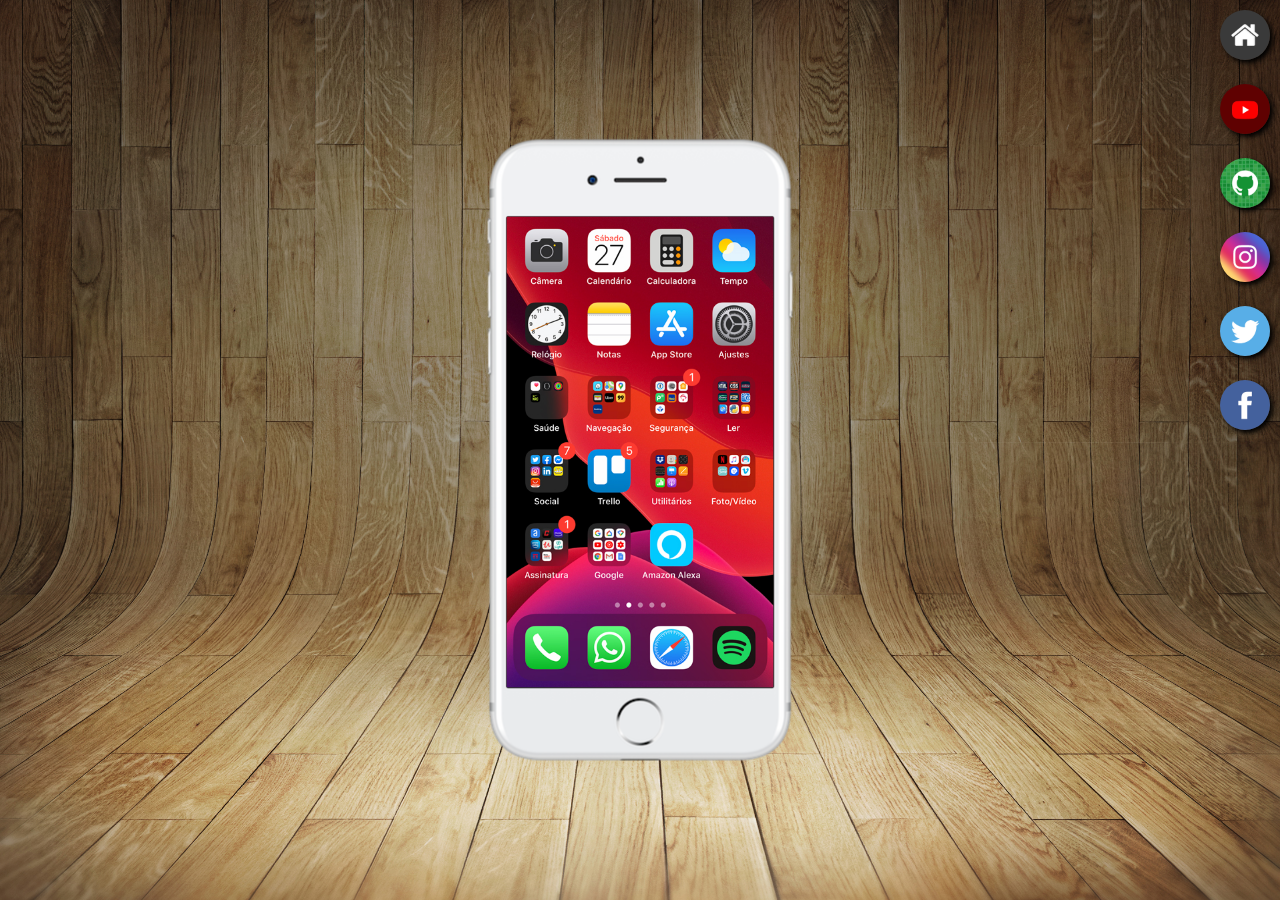
<file: index.html>
<!DOCTYPE html>
<html lang="pt-br">
<head>
    <meta charset="UTF-8">
    <meta name="viewport" content="width=device-width, initial-scale=1.0">
    <link rel="shortcut icon" href="favicon.ico" type="image/x-icon">
    <link rel="stylesheet" href="estilos/style.css">
    <title>Redes Sociais</title>
</head>
<body>
    <main>
        <section id="cell">
            <iframe src="home.html" name="tela" id="tela" frameborder="0">
                Seu navegador não é compatível com isso.
            </iframe>
        </section>
        <section id="redes-sociais">
            <a href="home.html" target="tela"><img src="imagens/logo-home.jpg" alt="Home"></a> <br>
            <a href="youtube.html" target="tela"><img src="imagens/logo-youtube.jpg" alt="YouTube"></a> <br>
            <a href="github.html" target="tela"><img src="imagens/logo-github.jpg" alt="GitHub"></a> <br>
            <a href="instagram.html" target="tela"><img src="imagens/logo-instagram.jpg" alt="Instagram"></a> <br>
            <a href="twitter.html" target="tela"><img src="imagens/logo-twitter.jpg" alt="Twitter"></a> <br>
            <a href="facebook.html" target="tela"><img src="imagens/logo-facebook.jpg" alt="Facebook"></a>
        </section>
    </main>
</body>
</html>
</file>
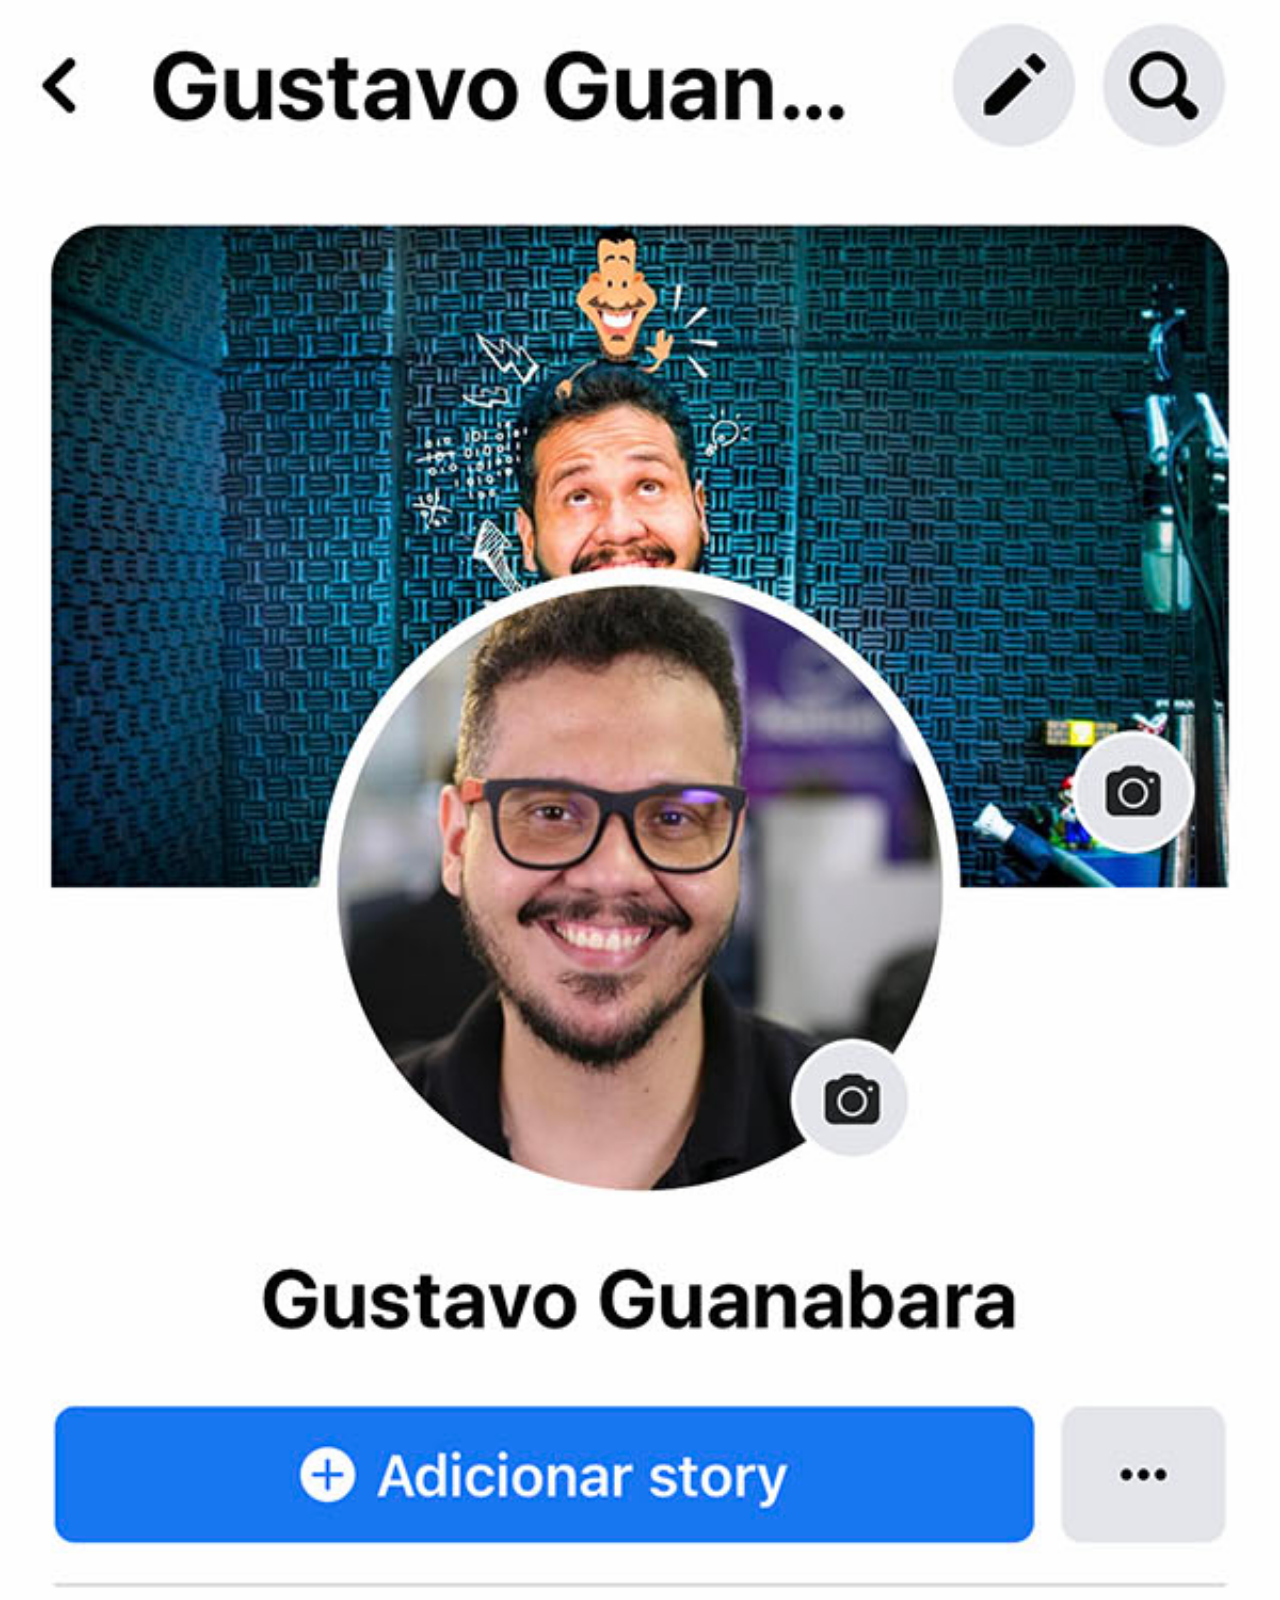
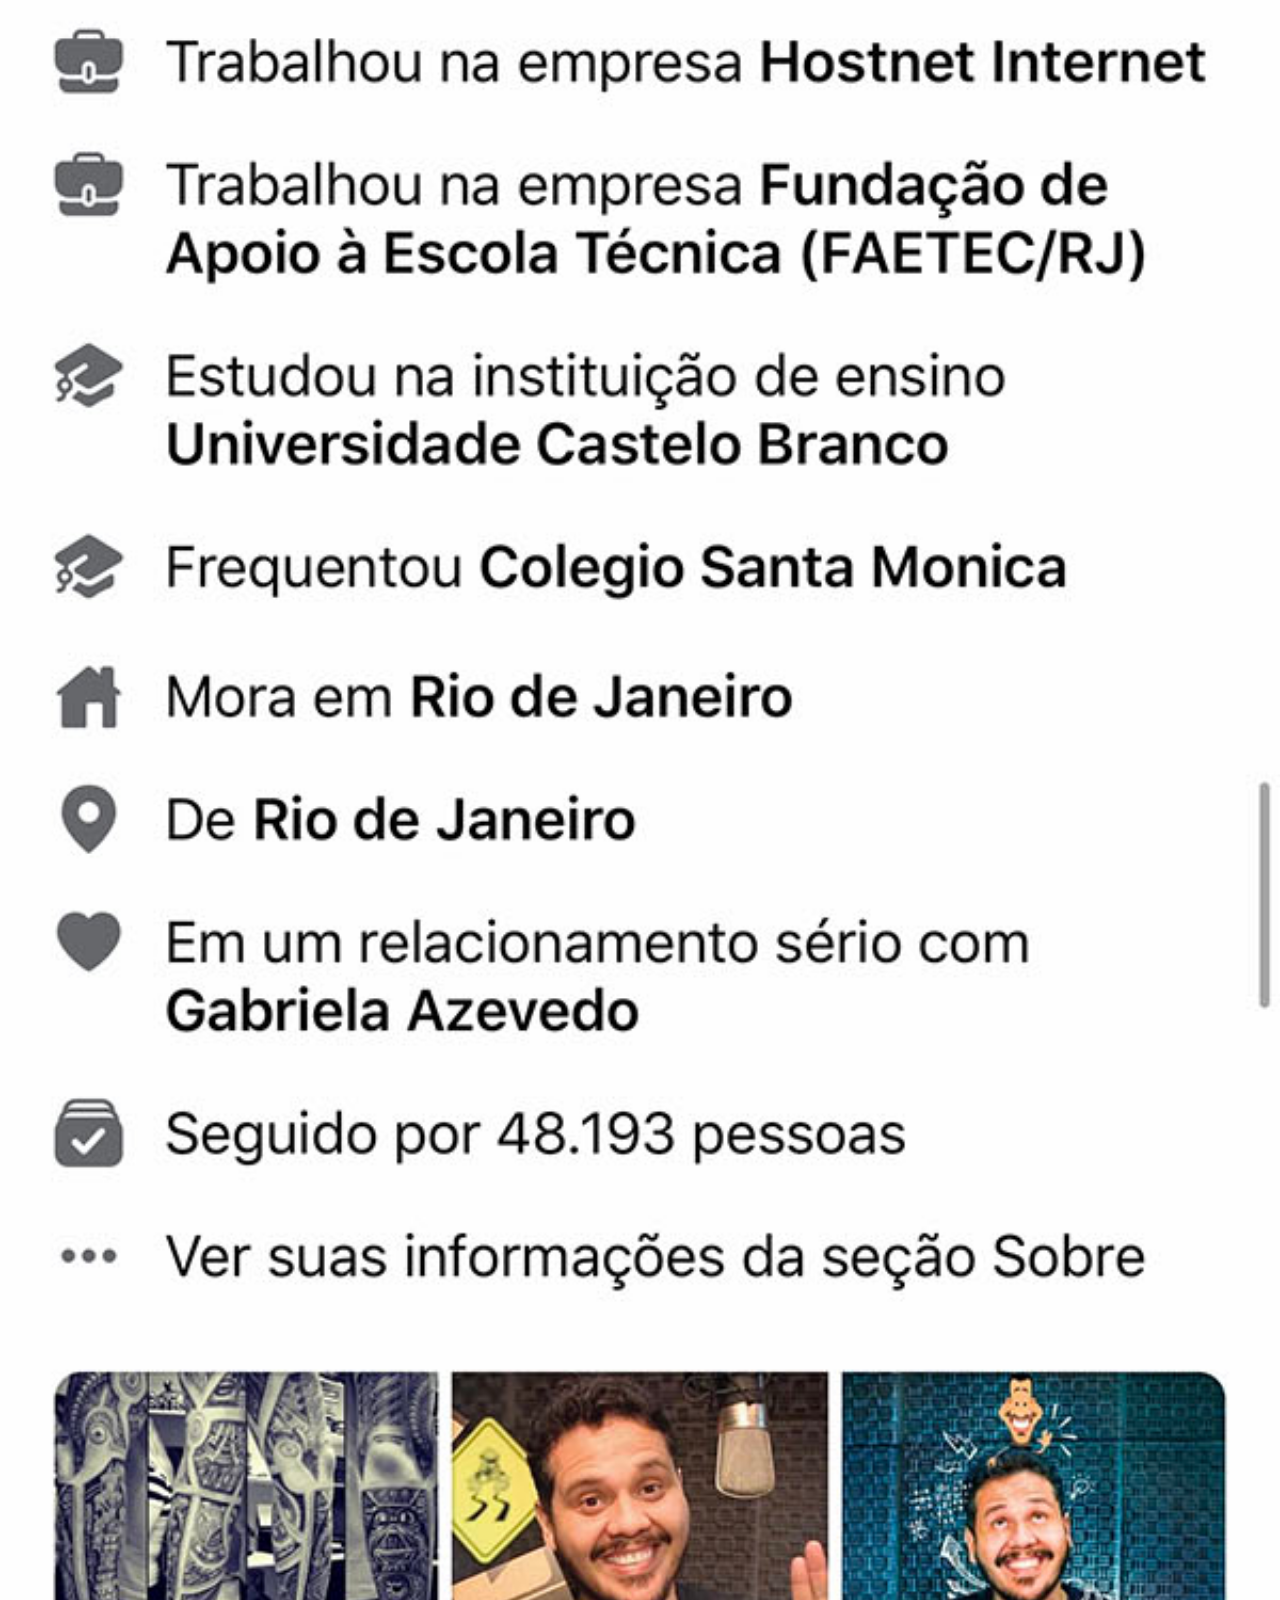
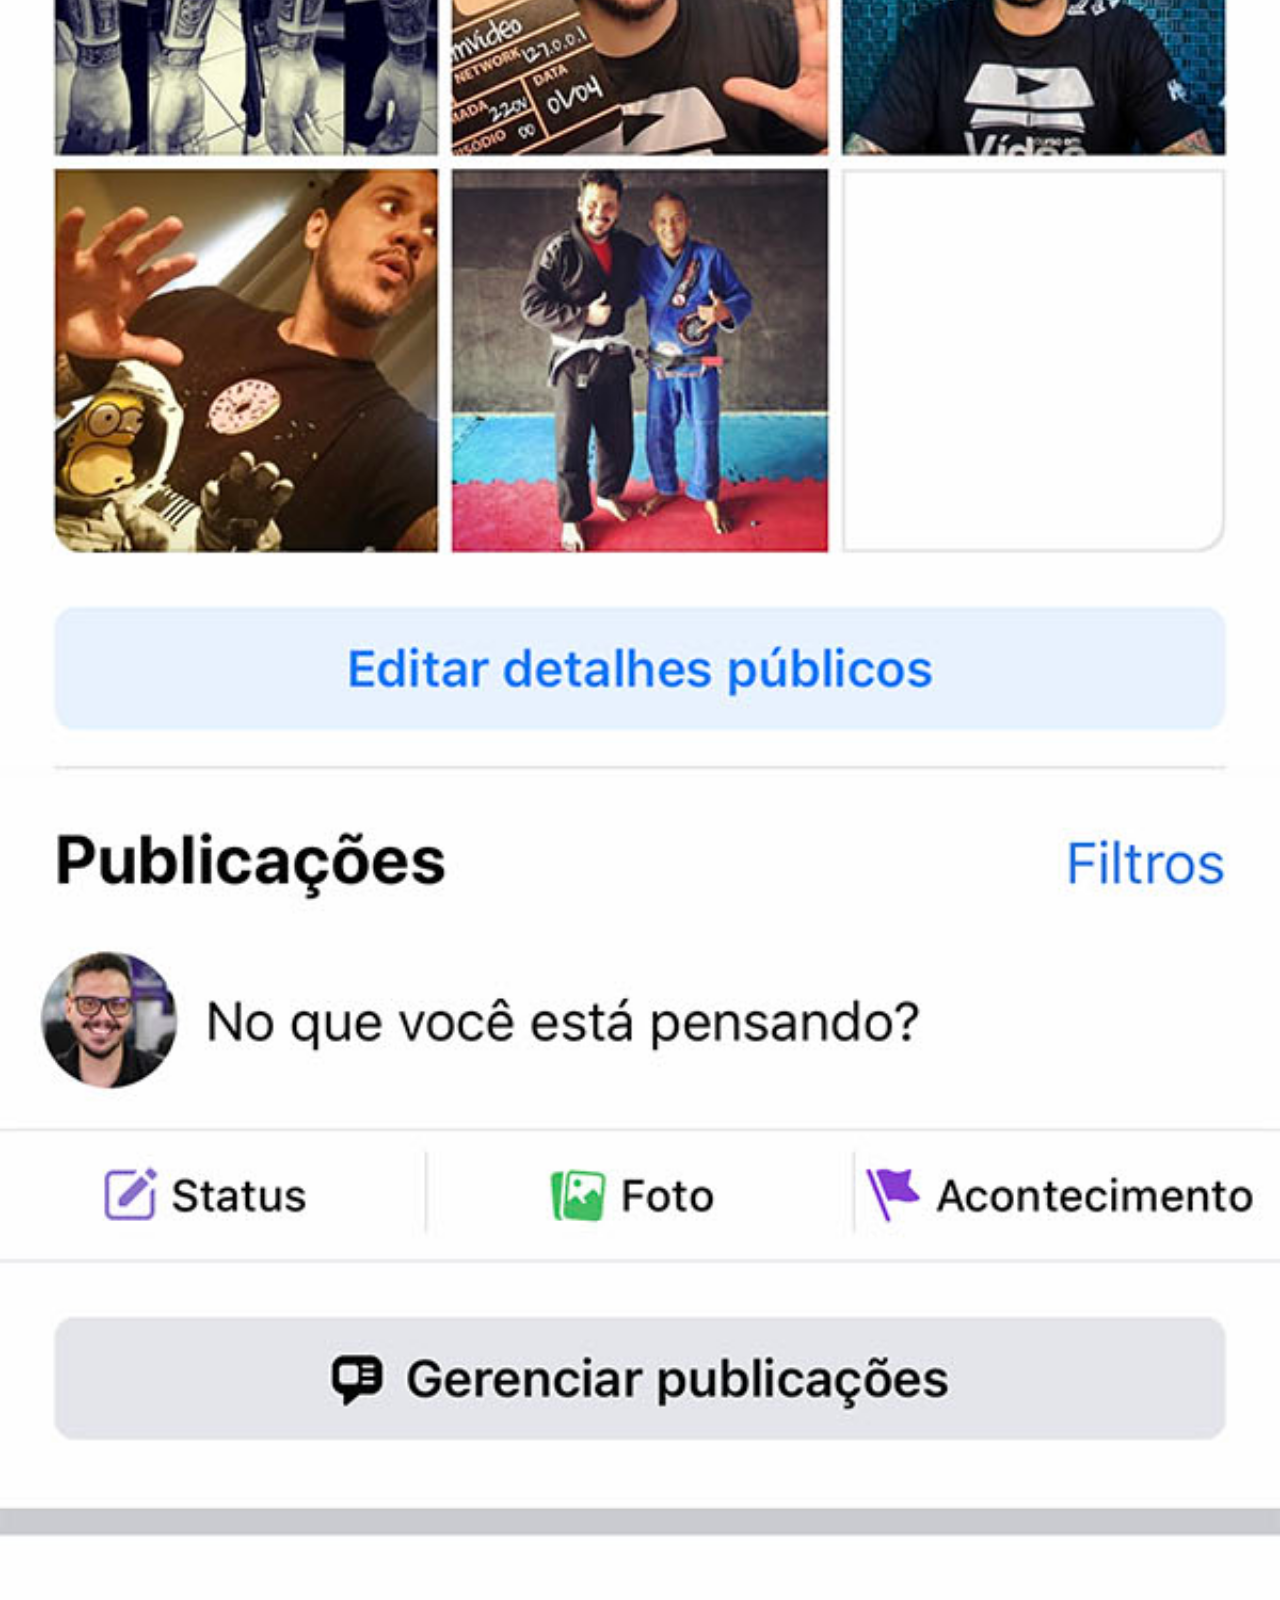
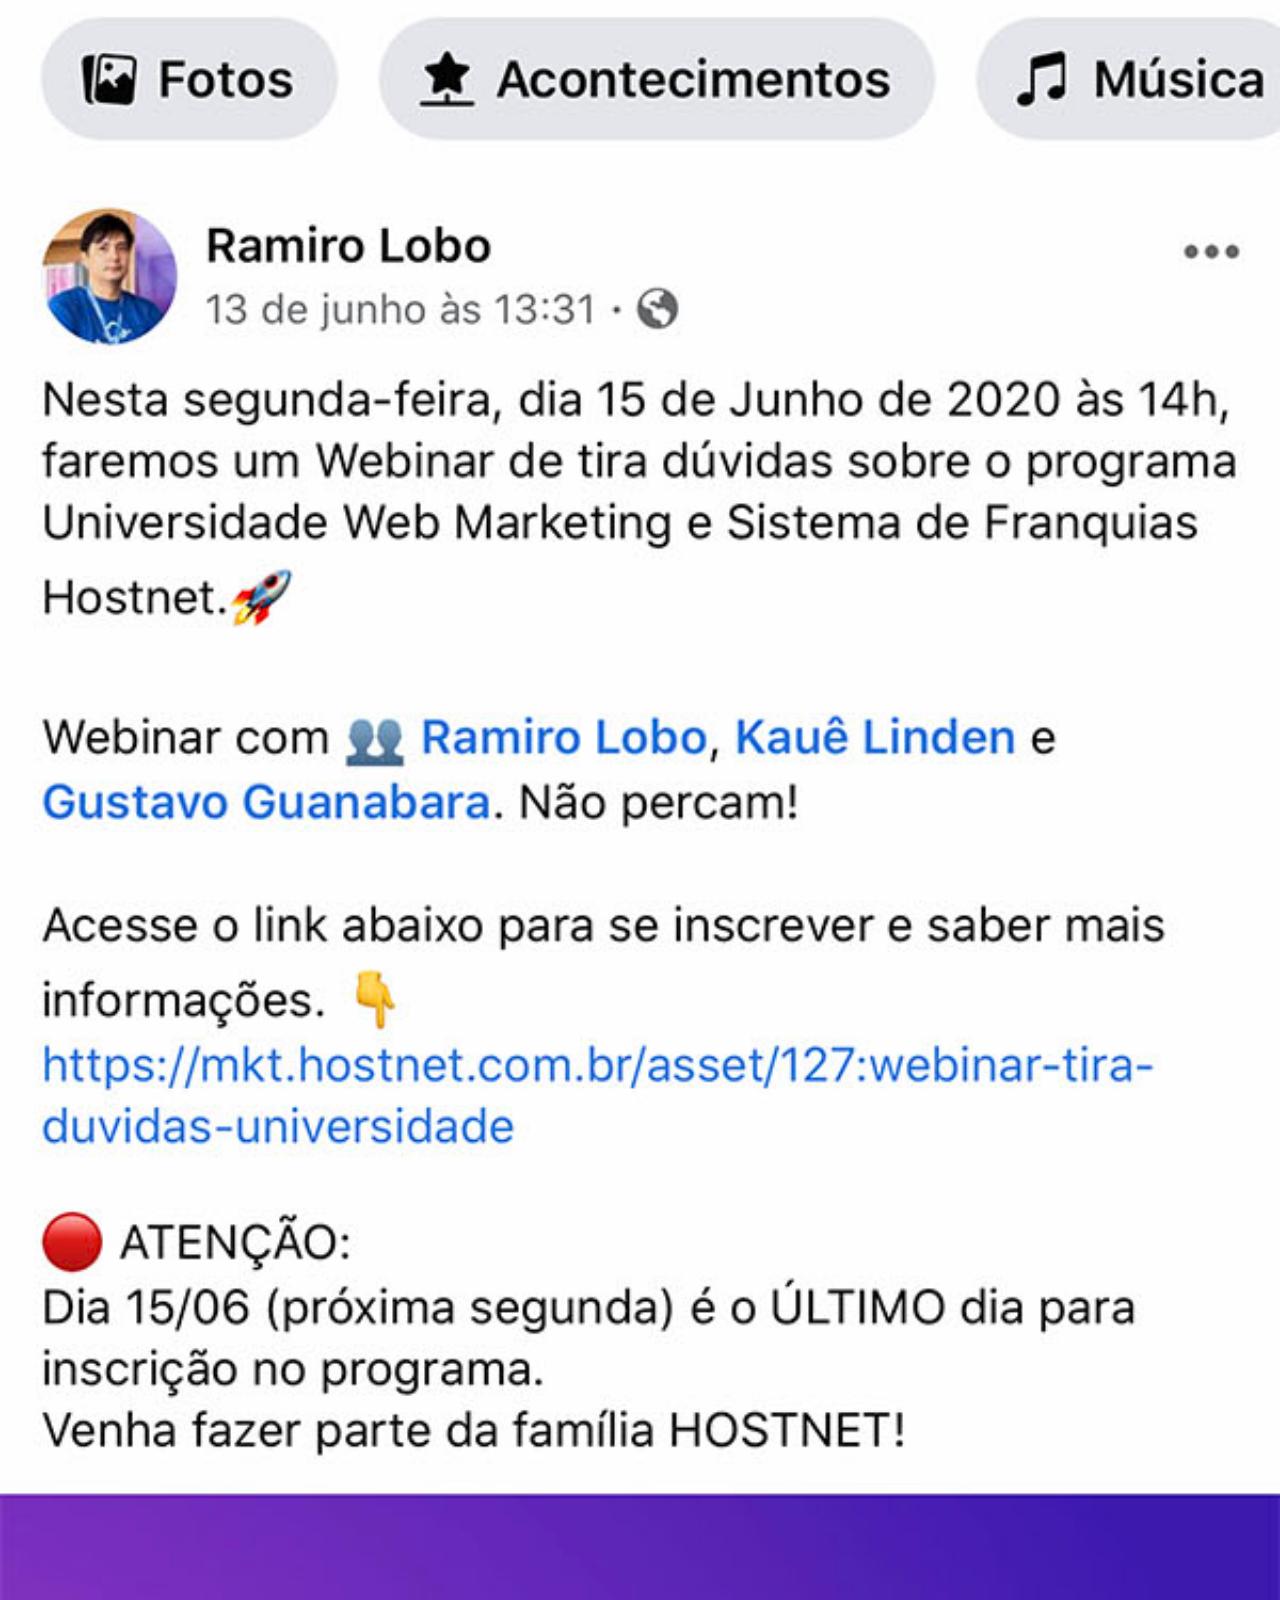
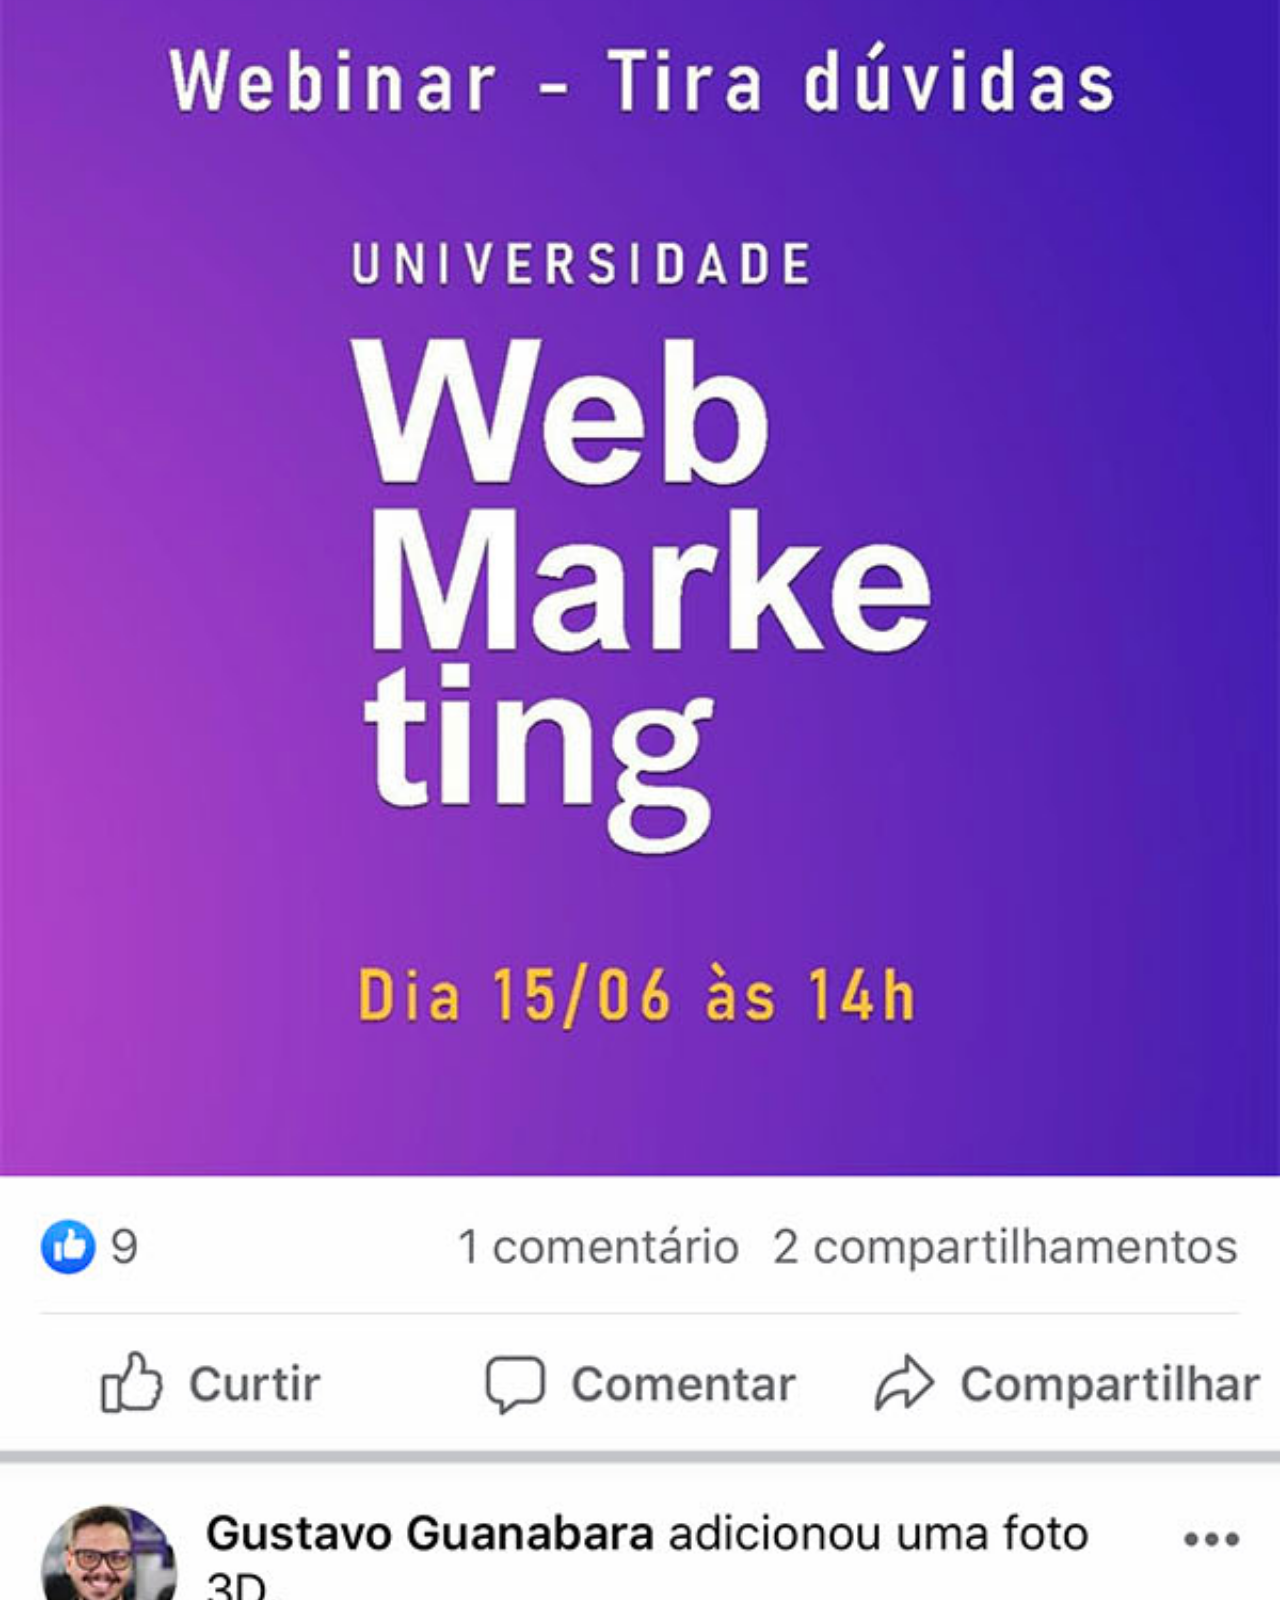
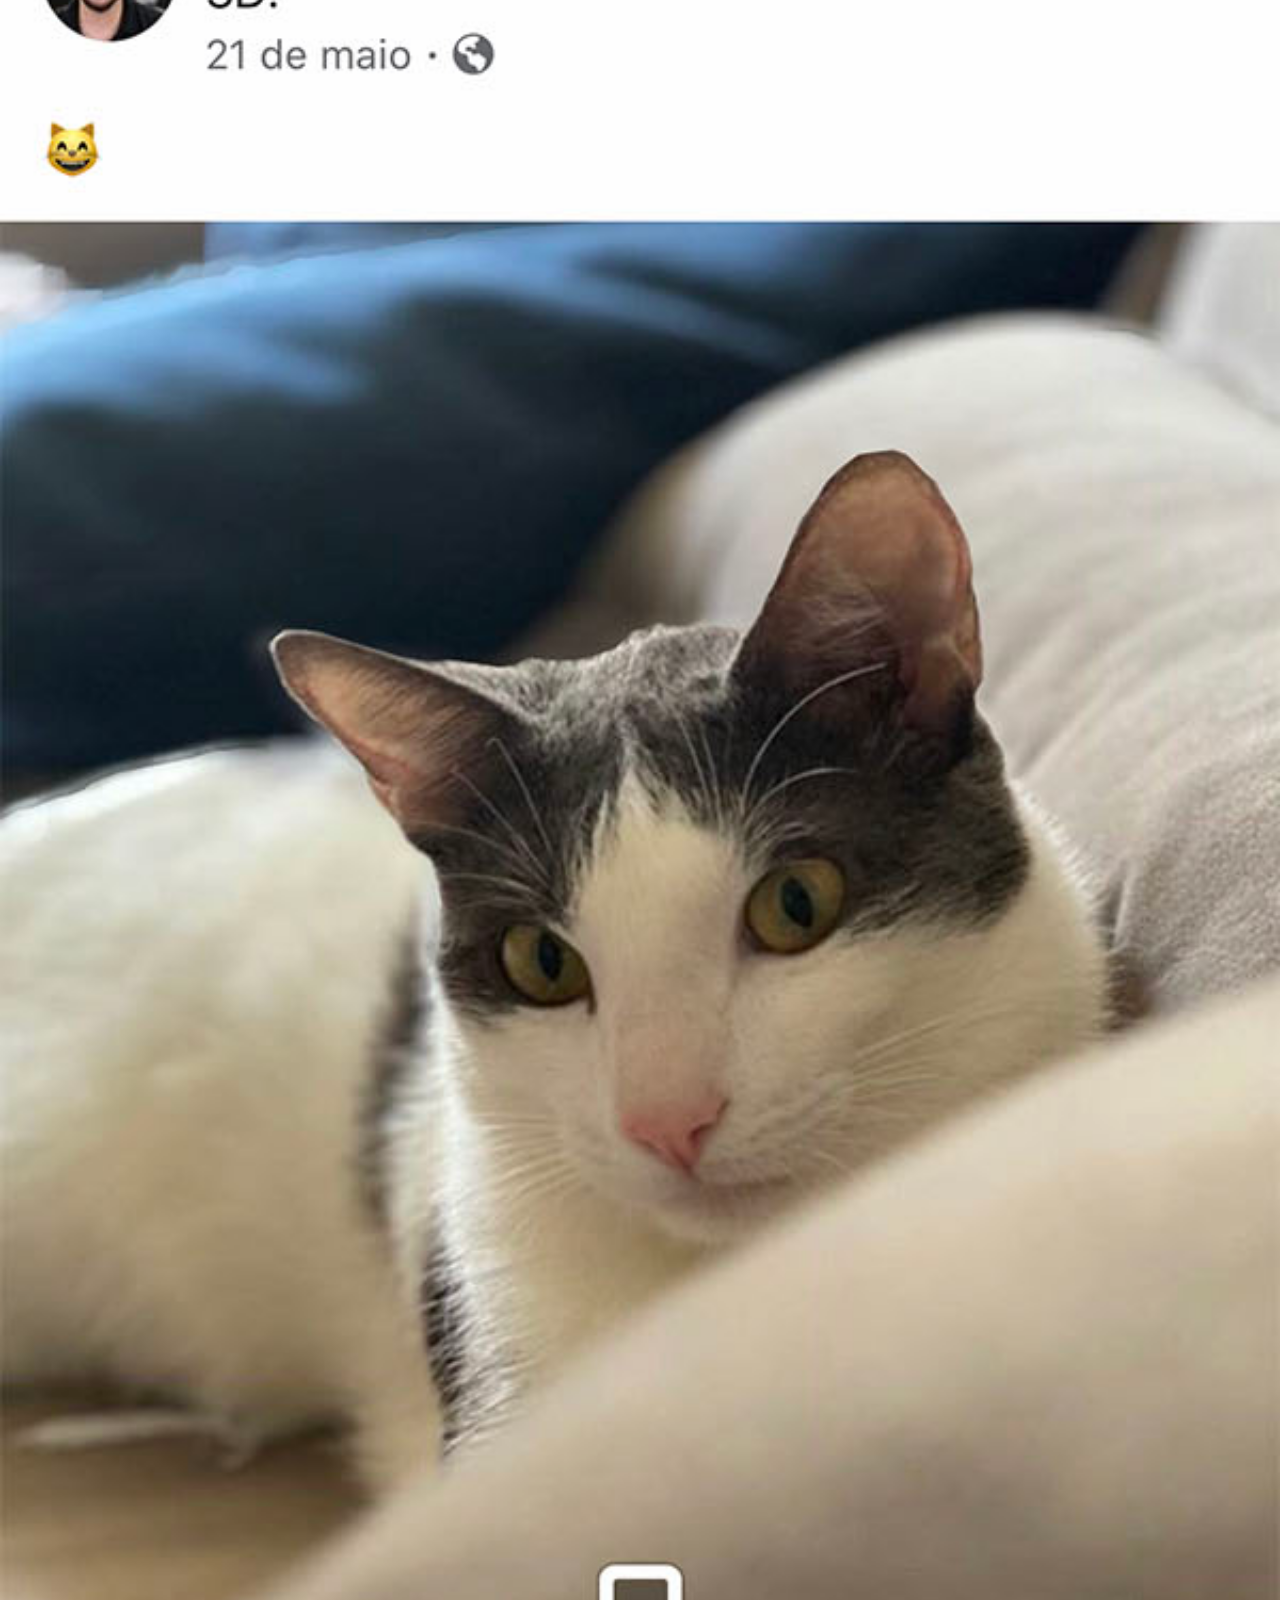
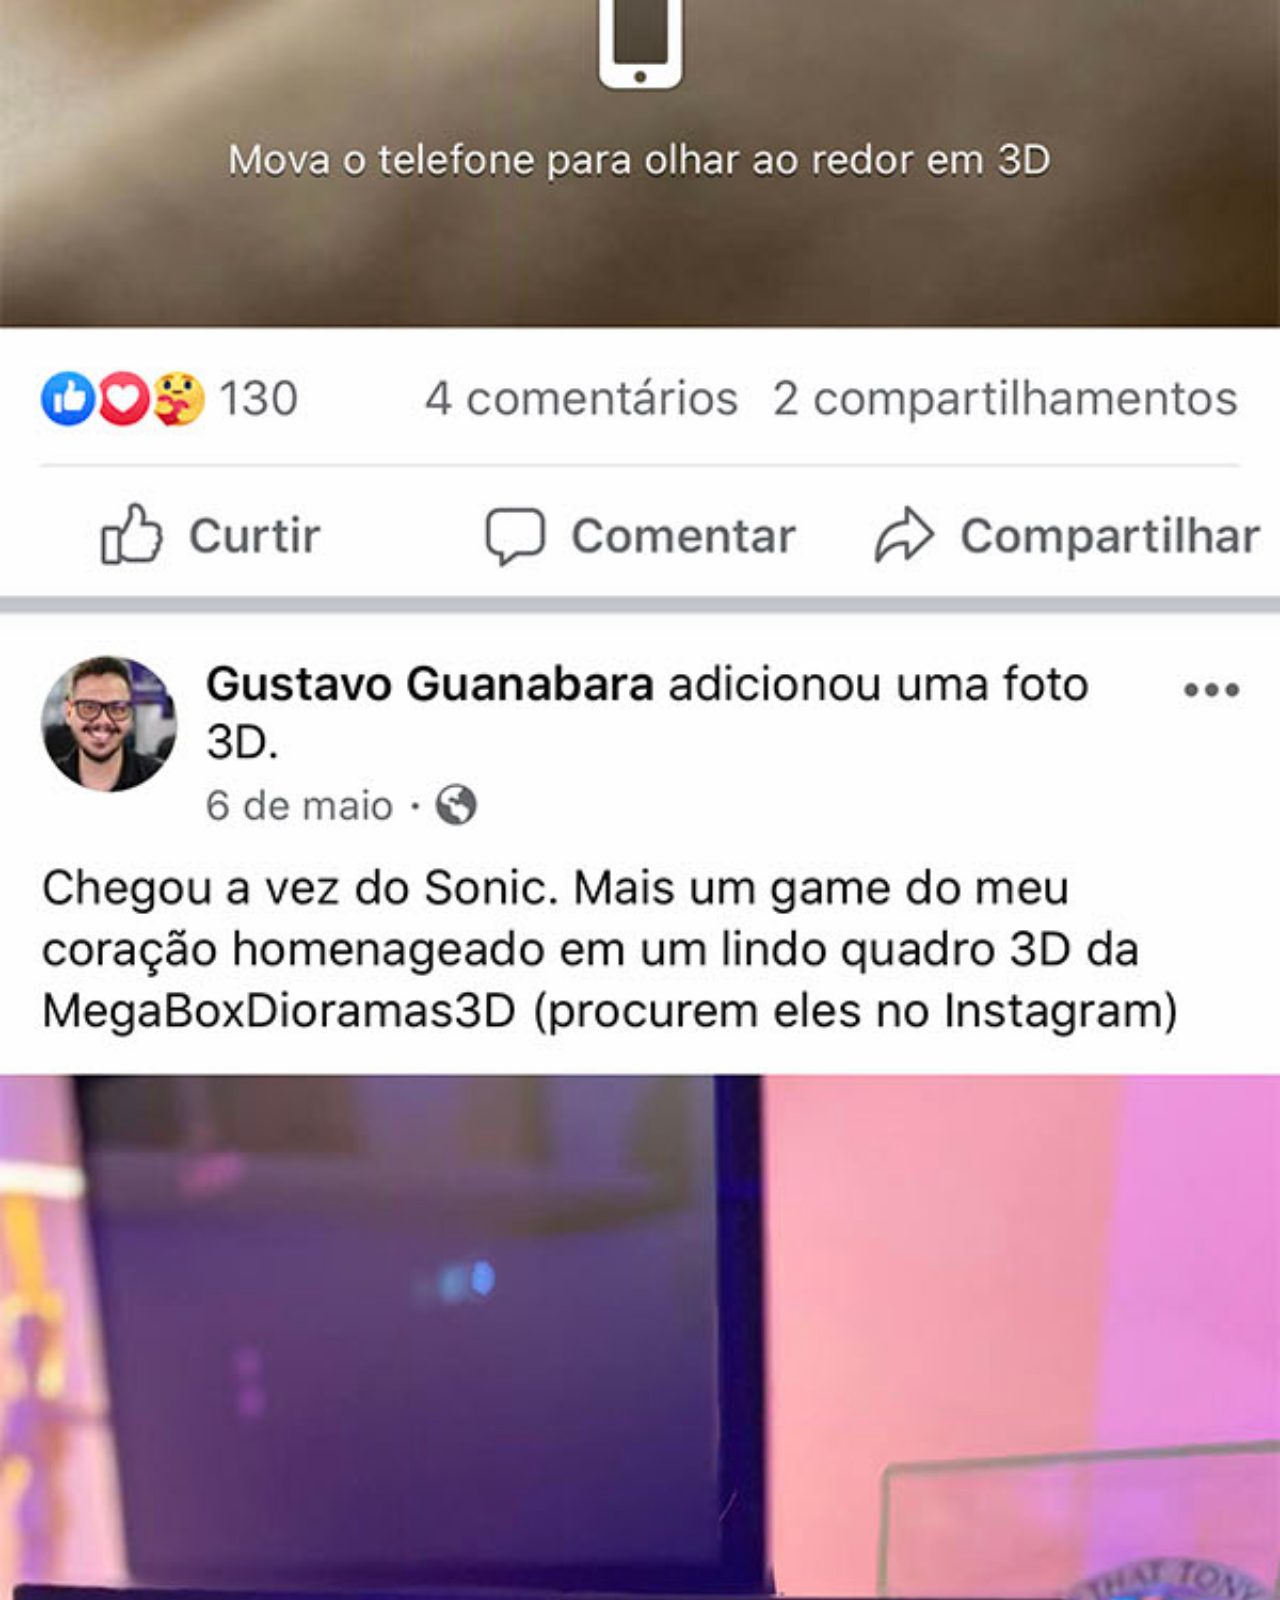
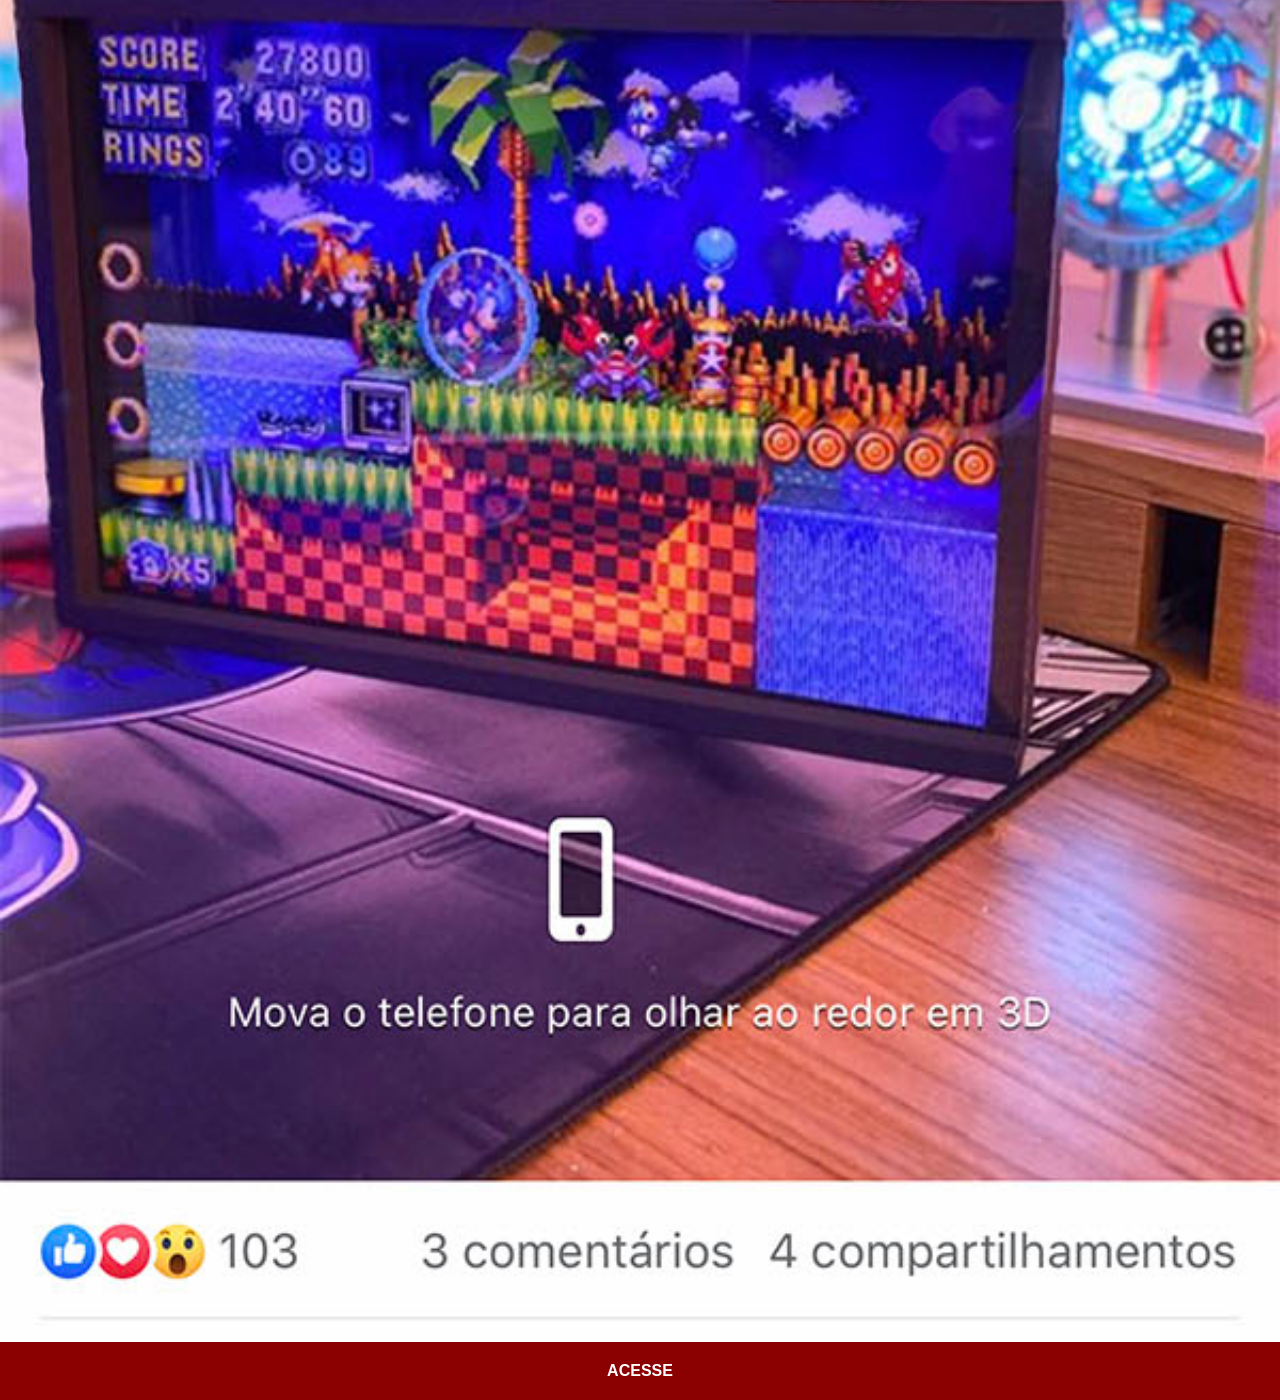
<file: facebook.html>
<!DOCTYPE html>
<html lang="pt-br">
<head>
    <meta charset="UTF-8">
    <meta name="viewport" content="width=device-width, initial-scale=1.0">
    <title>Facebook</title>
    <link rel="stylesheet" href="estilos/social.css">
</head>
<body>
    <img src="imagens/tela-facebook.jpg" alt="Facebook">
    <a href="https://www.facebook.com/gustavoguanabara/?locale=pt_BR" target="_blank">ACESSE</a>
</body>
</html>
</file>
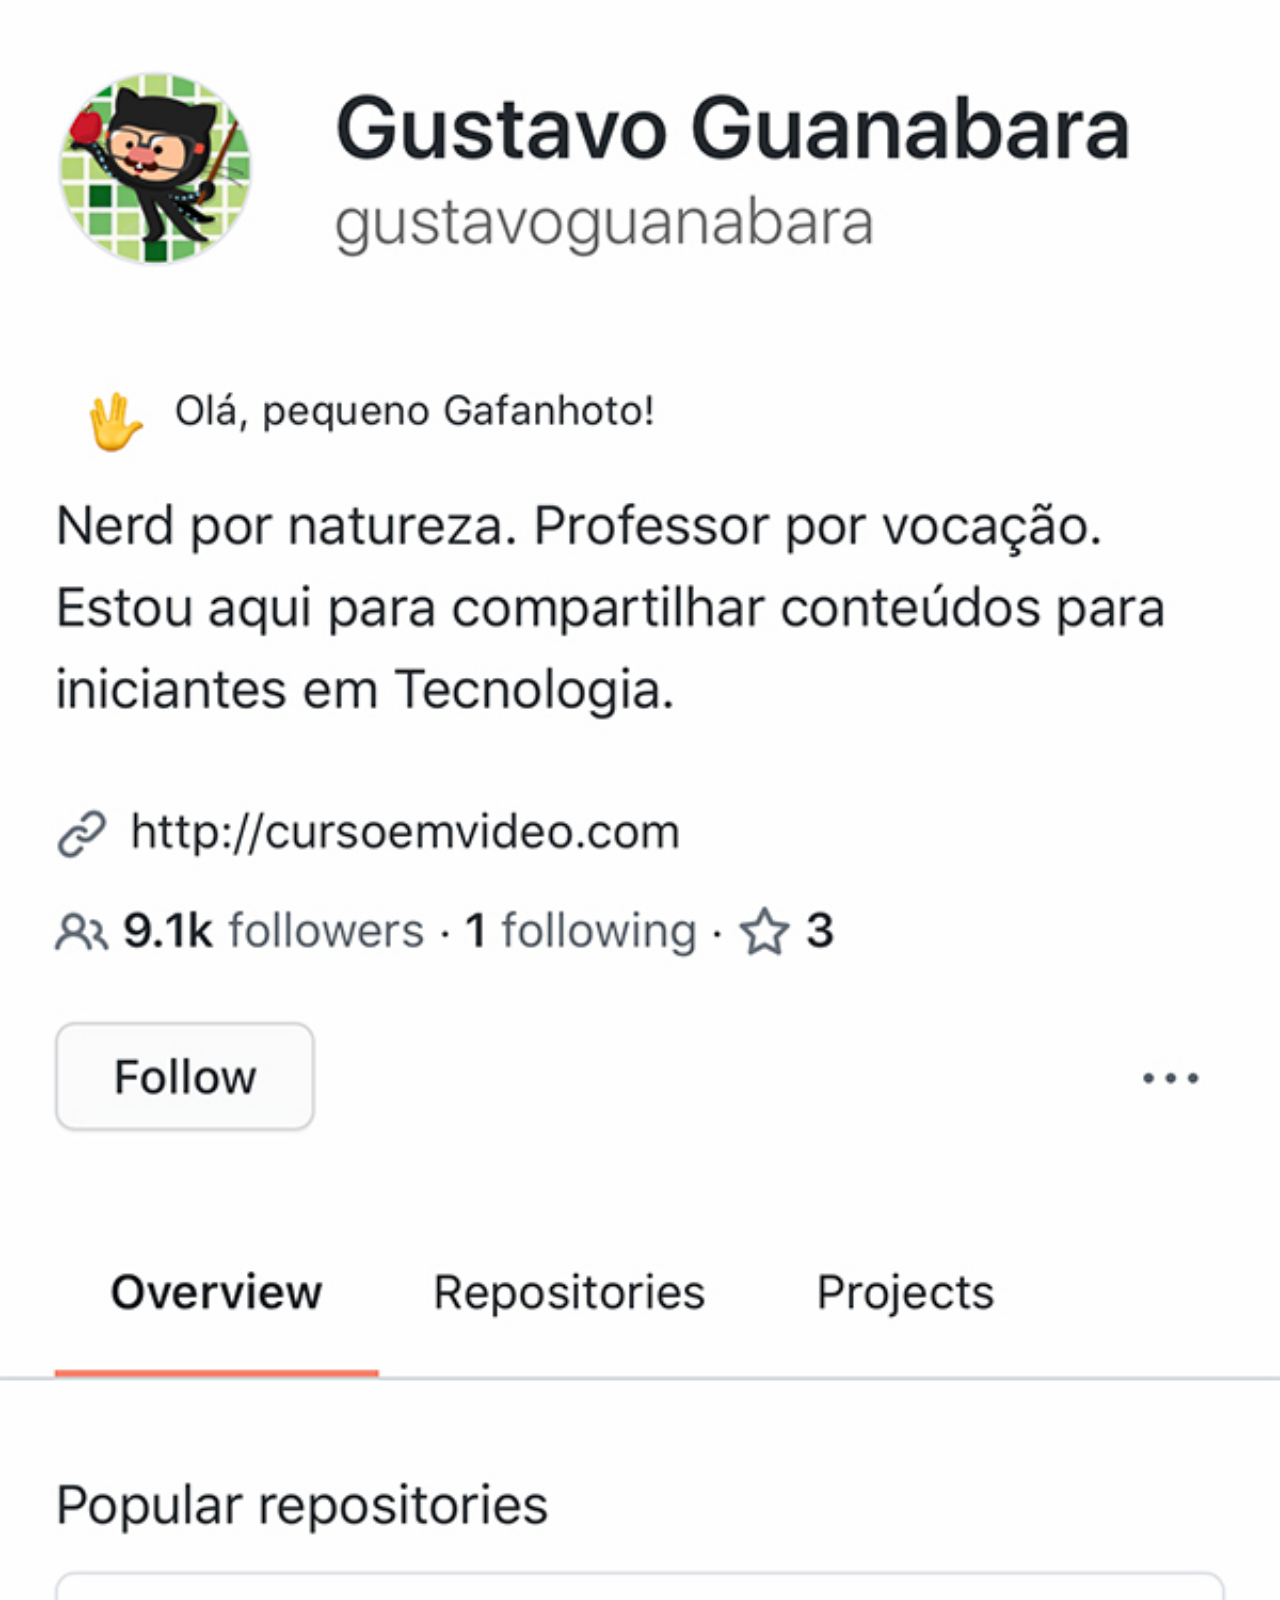
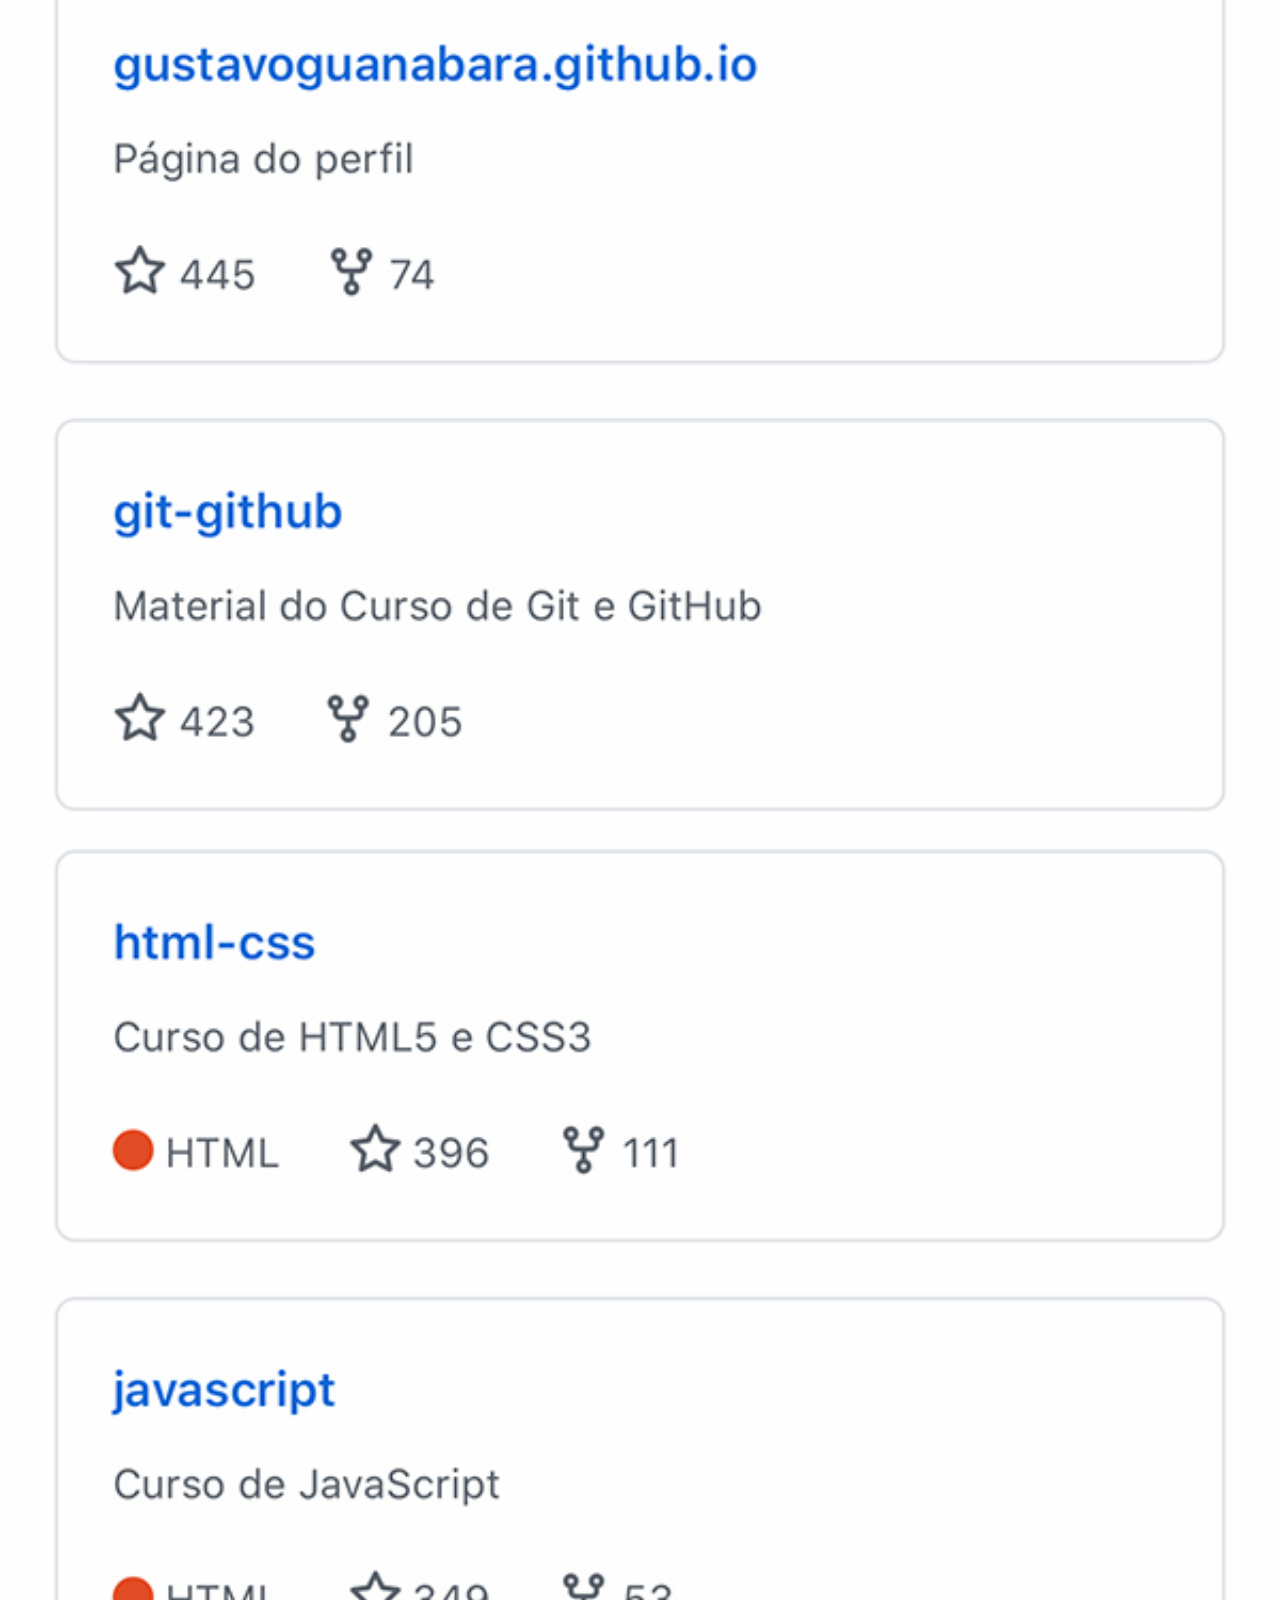
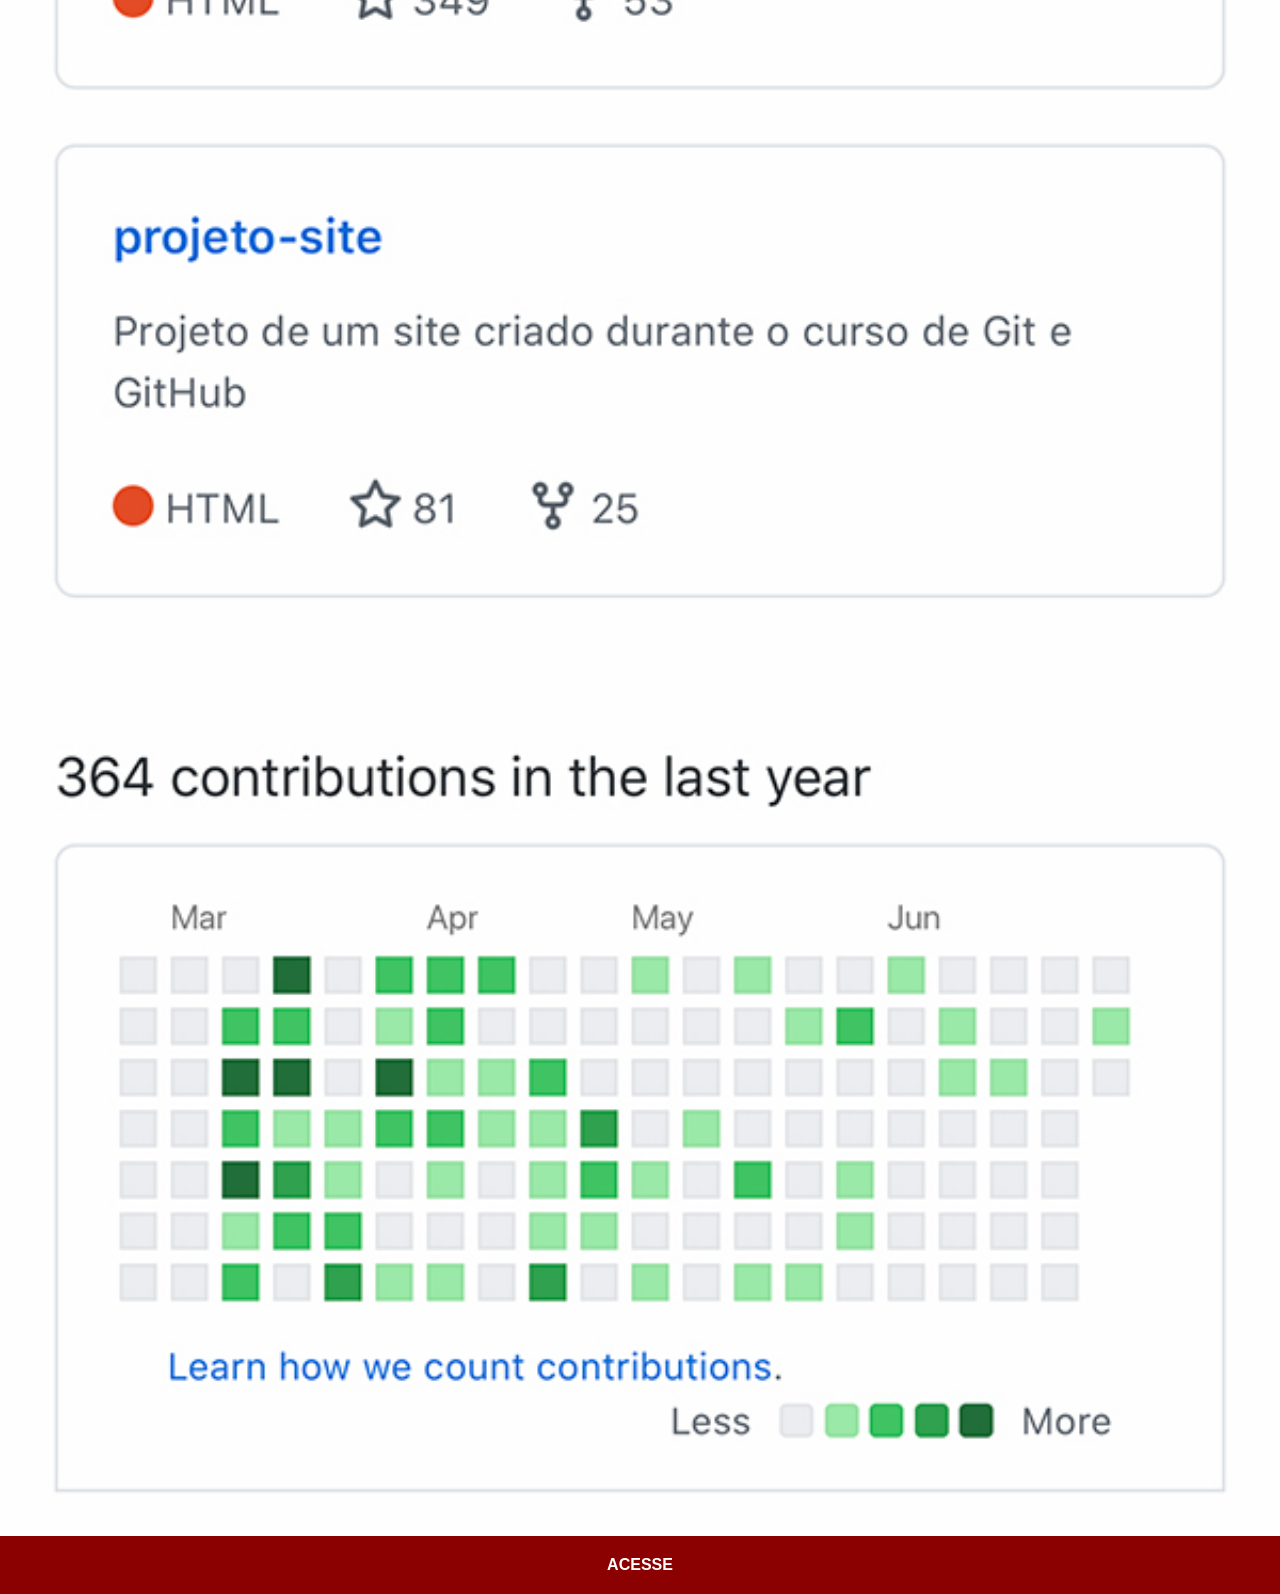
<file: github.html>
<!DOCTYPE html>
<html lang="pt-br">
<head>
    <meta charset="UTF-8">
    <meta name="viewport" content="width=device-width, initial-scale=1.0">
    <title>GitHub</title>
    <link rel="stylesheet" href="estilos/social.css">
</head>
<body>
    <img src="imagens/tela-github.jpg" alt="GitHub">
    <a href="https://github.com/tuliodasilva" target="_blank">ACESSE</a>
</body>
</html>
</file>
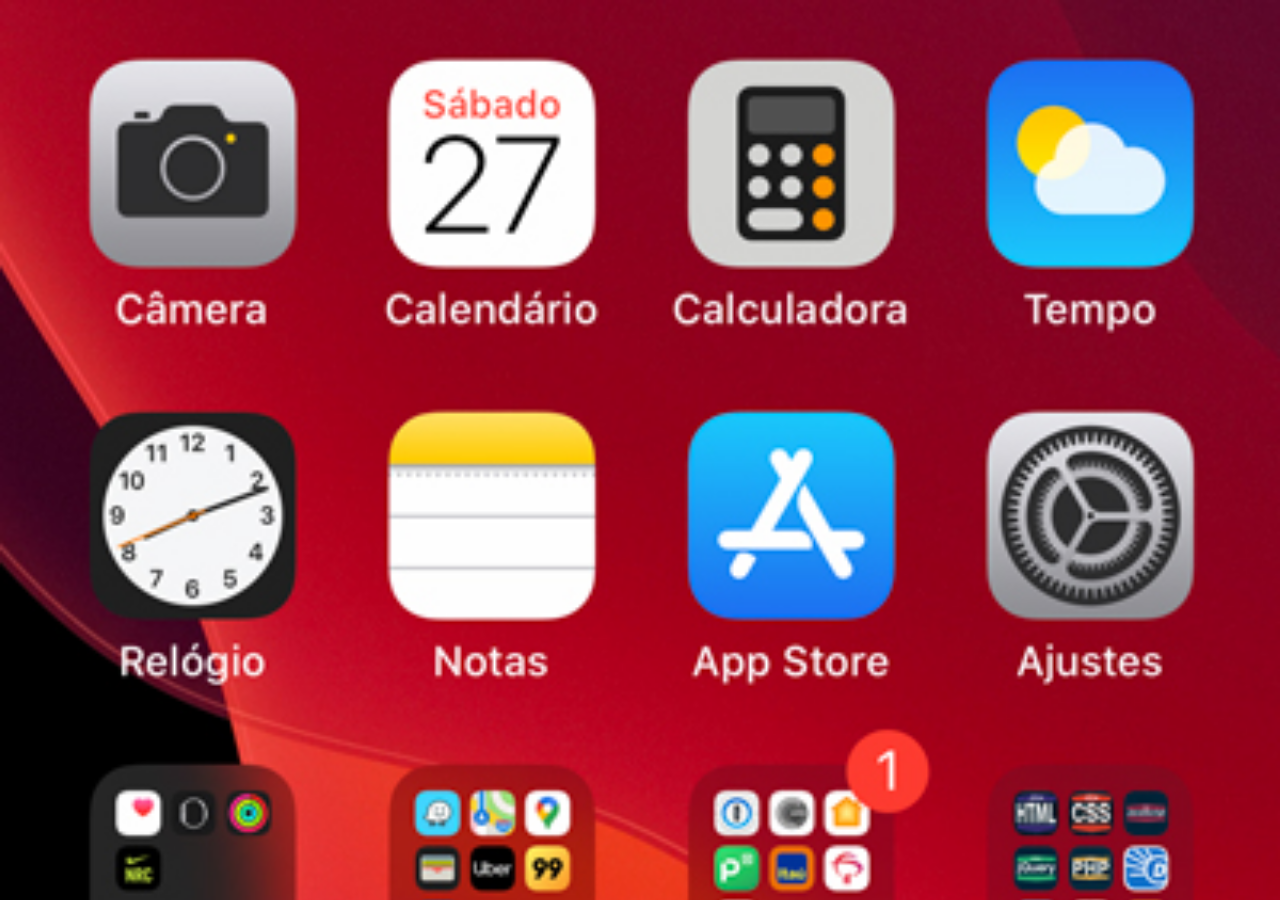
<file: home.html>
<!DOCTYPE html>
<html lang="pt-br">
<head>
    <meta charset="UTF-8">
    <meta name="viewport" content="width=device-width, initial-scale=1.0">
    <title>Home</title>
    <style>
        * {
            margin: 0px;
            padding: 0px;
        }

        body {
            width: 100vw;
            height: 100vh;
            background: black url('imagens/tela-home.jpg') no-repeat top center;
            background-size: cover;
        }
    </style>
</head>
<body>
    
</body>
</html>
</file>
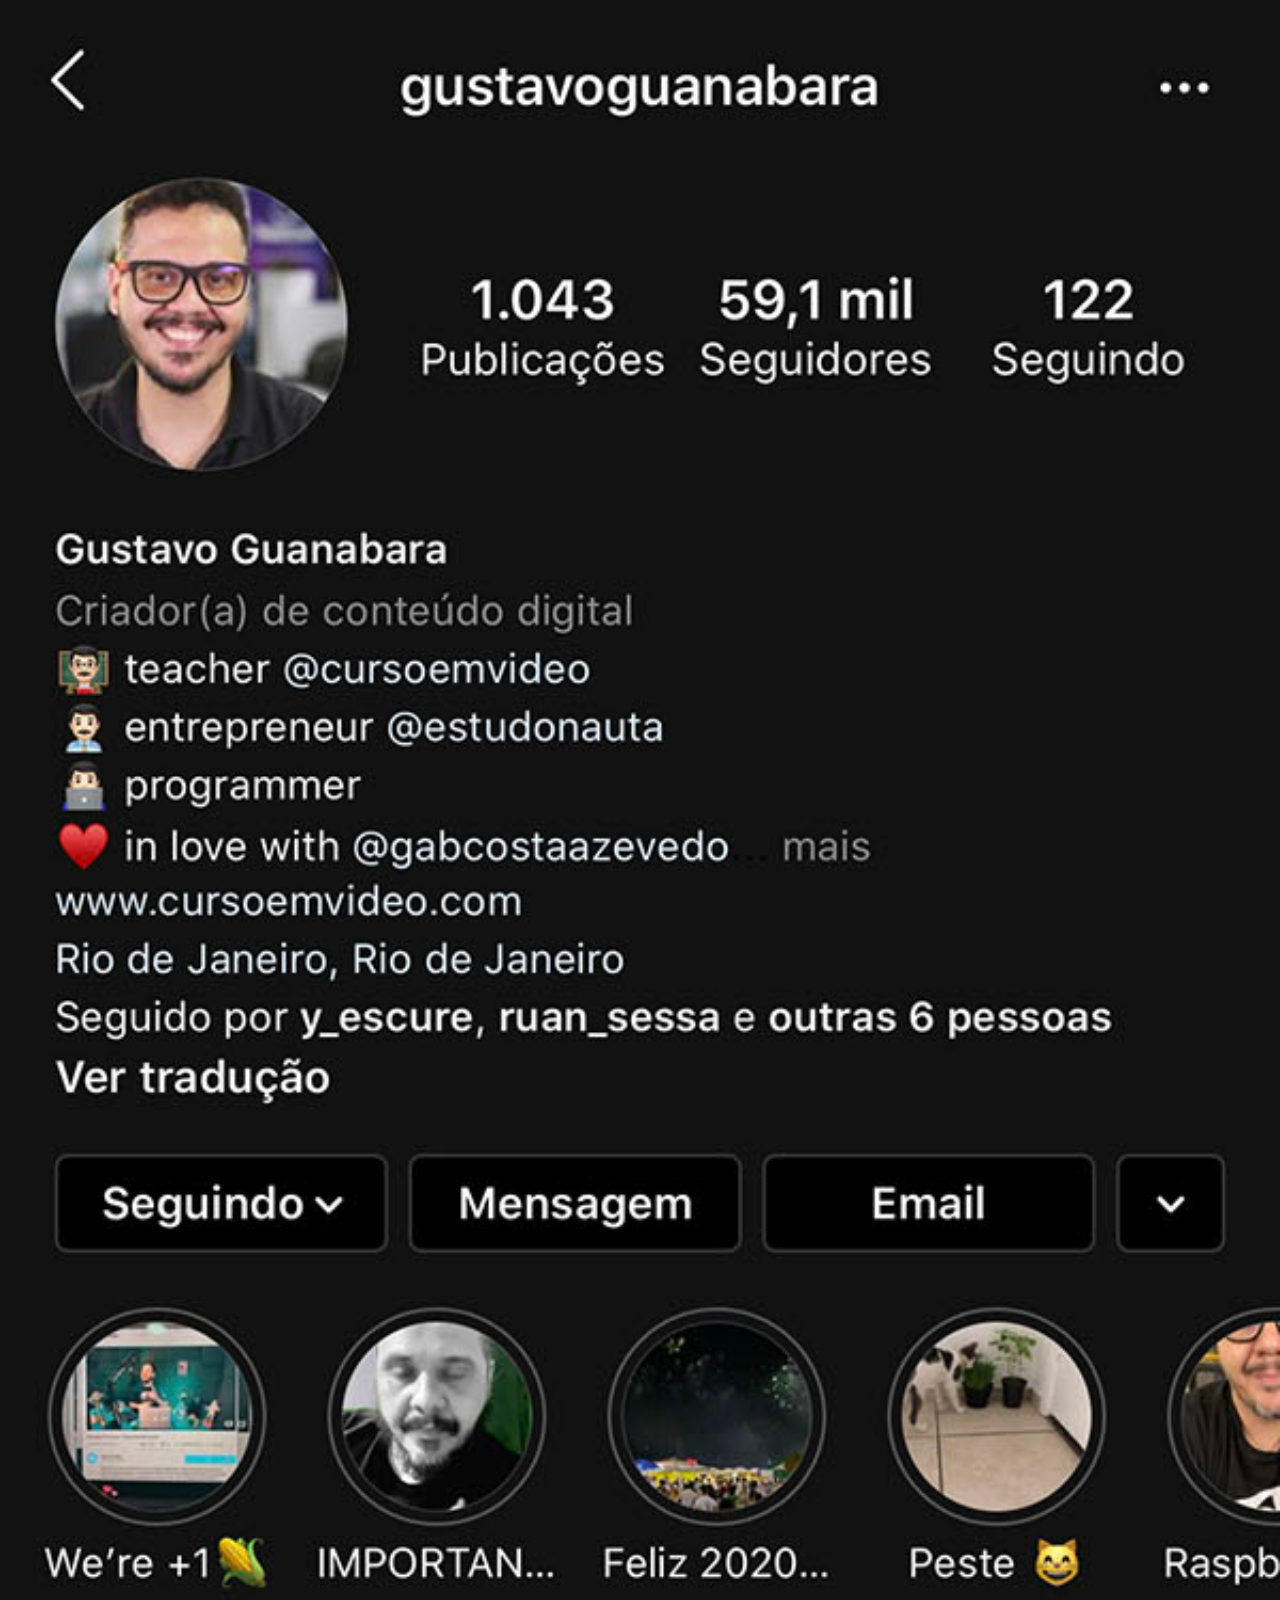
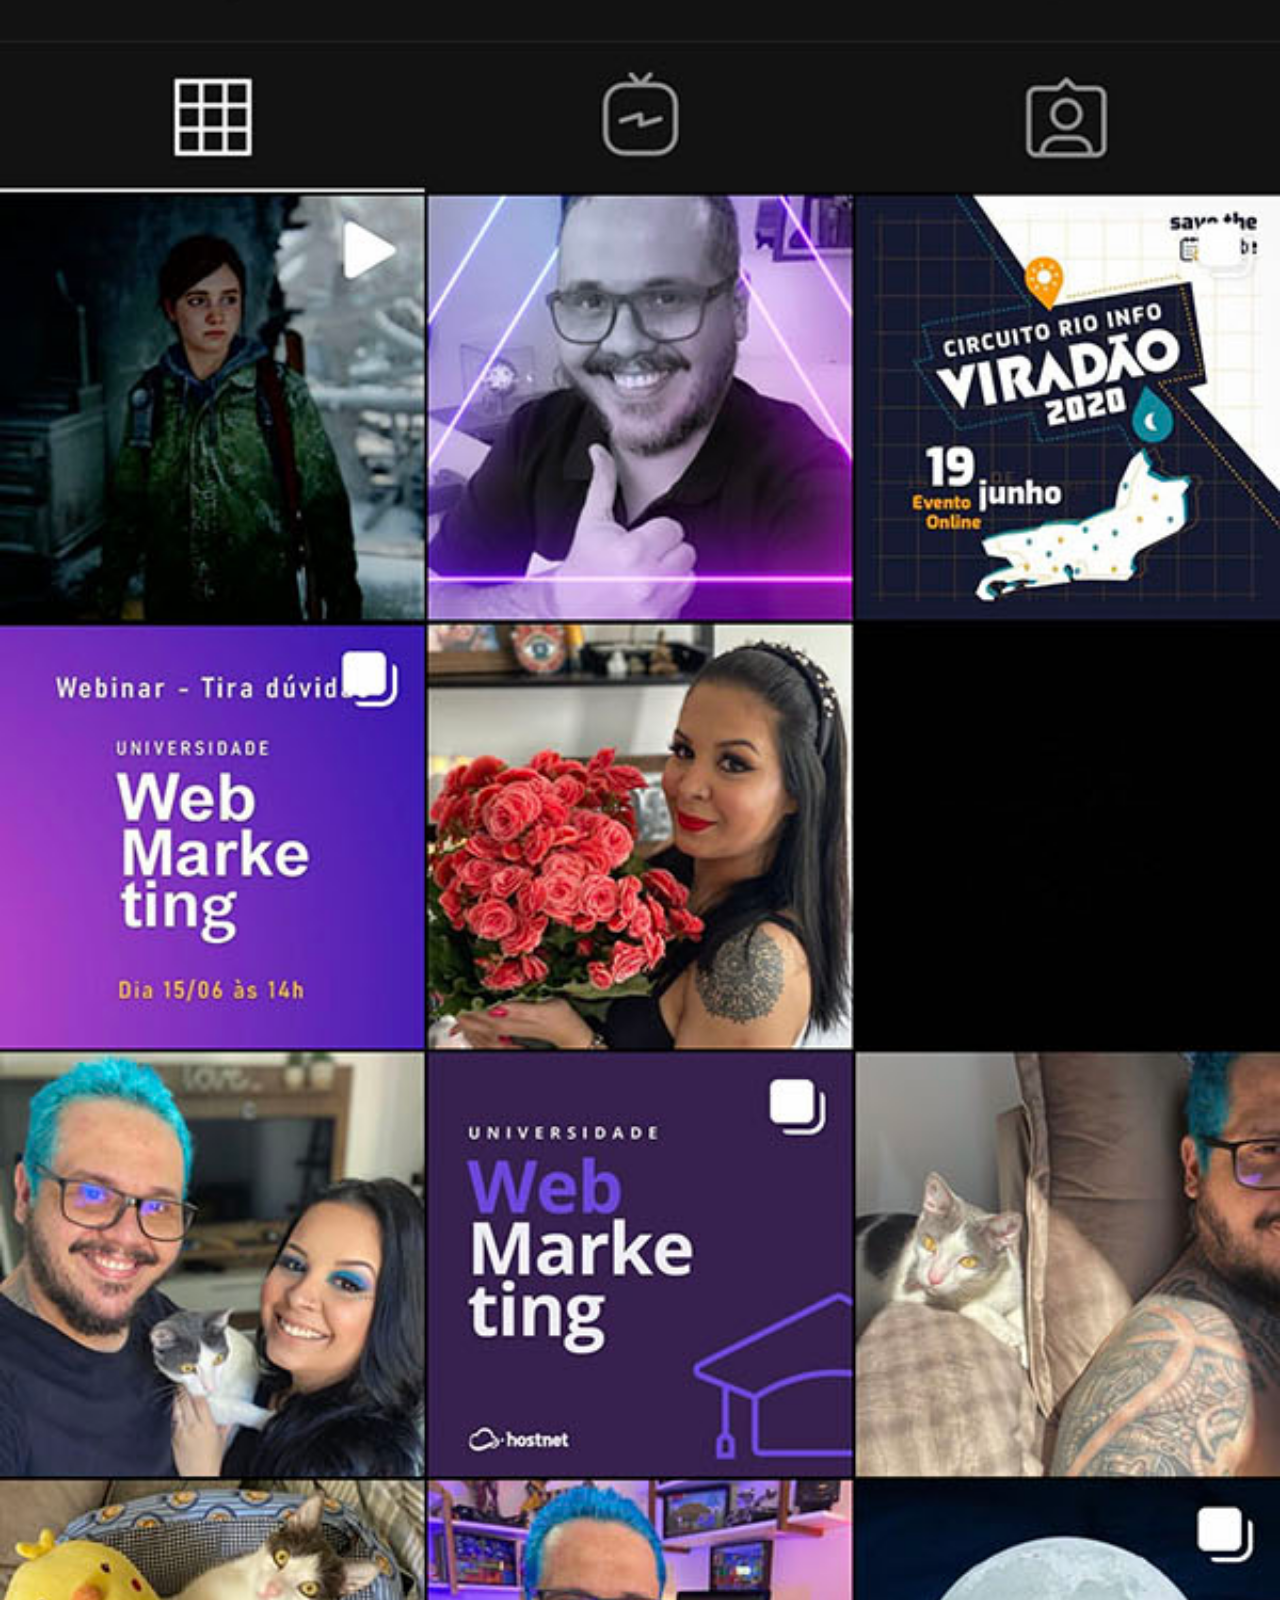
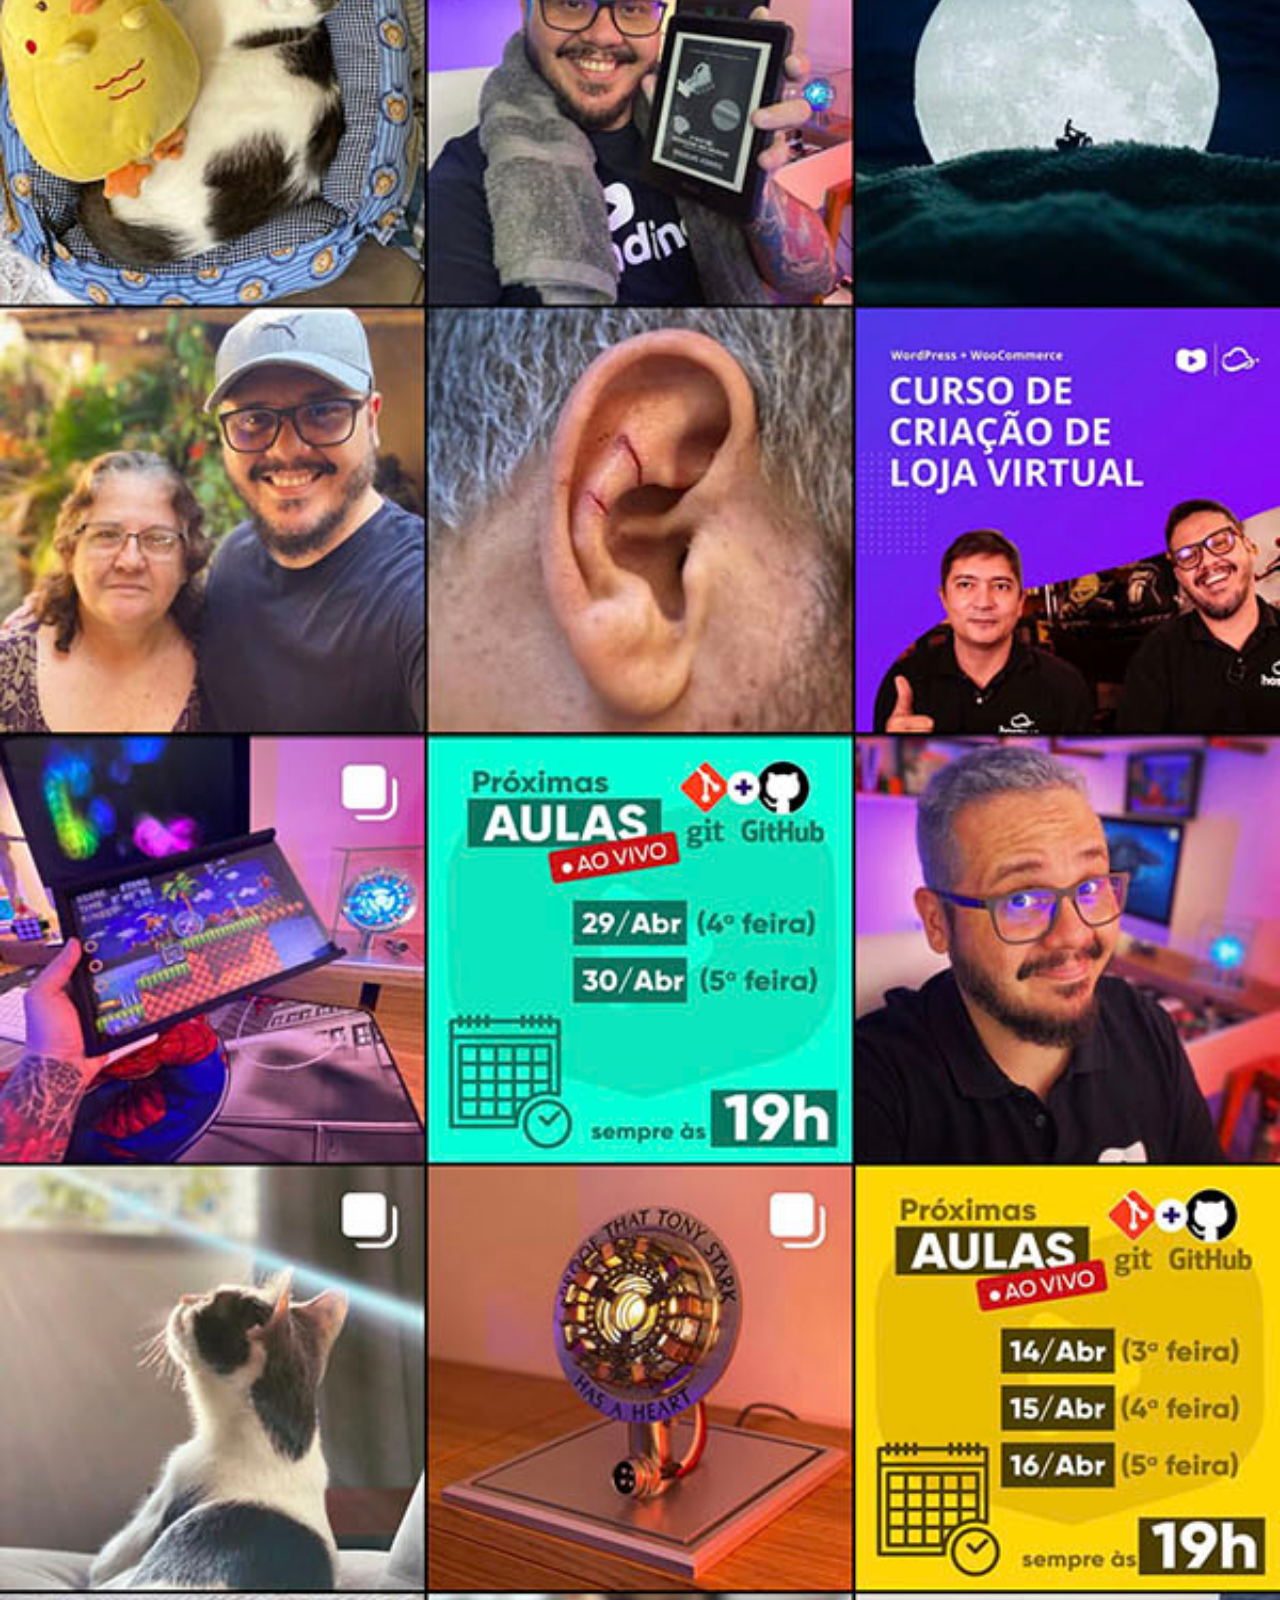
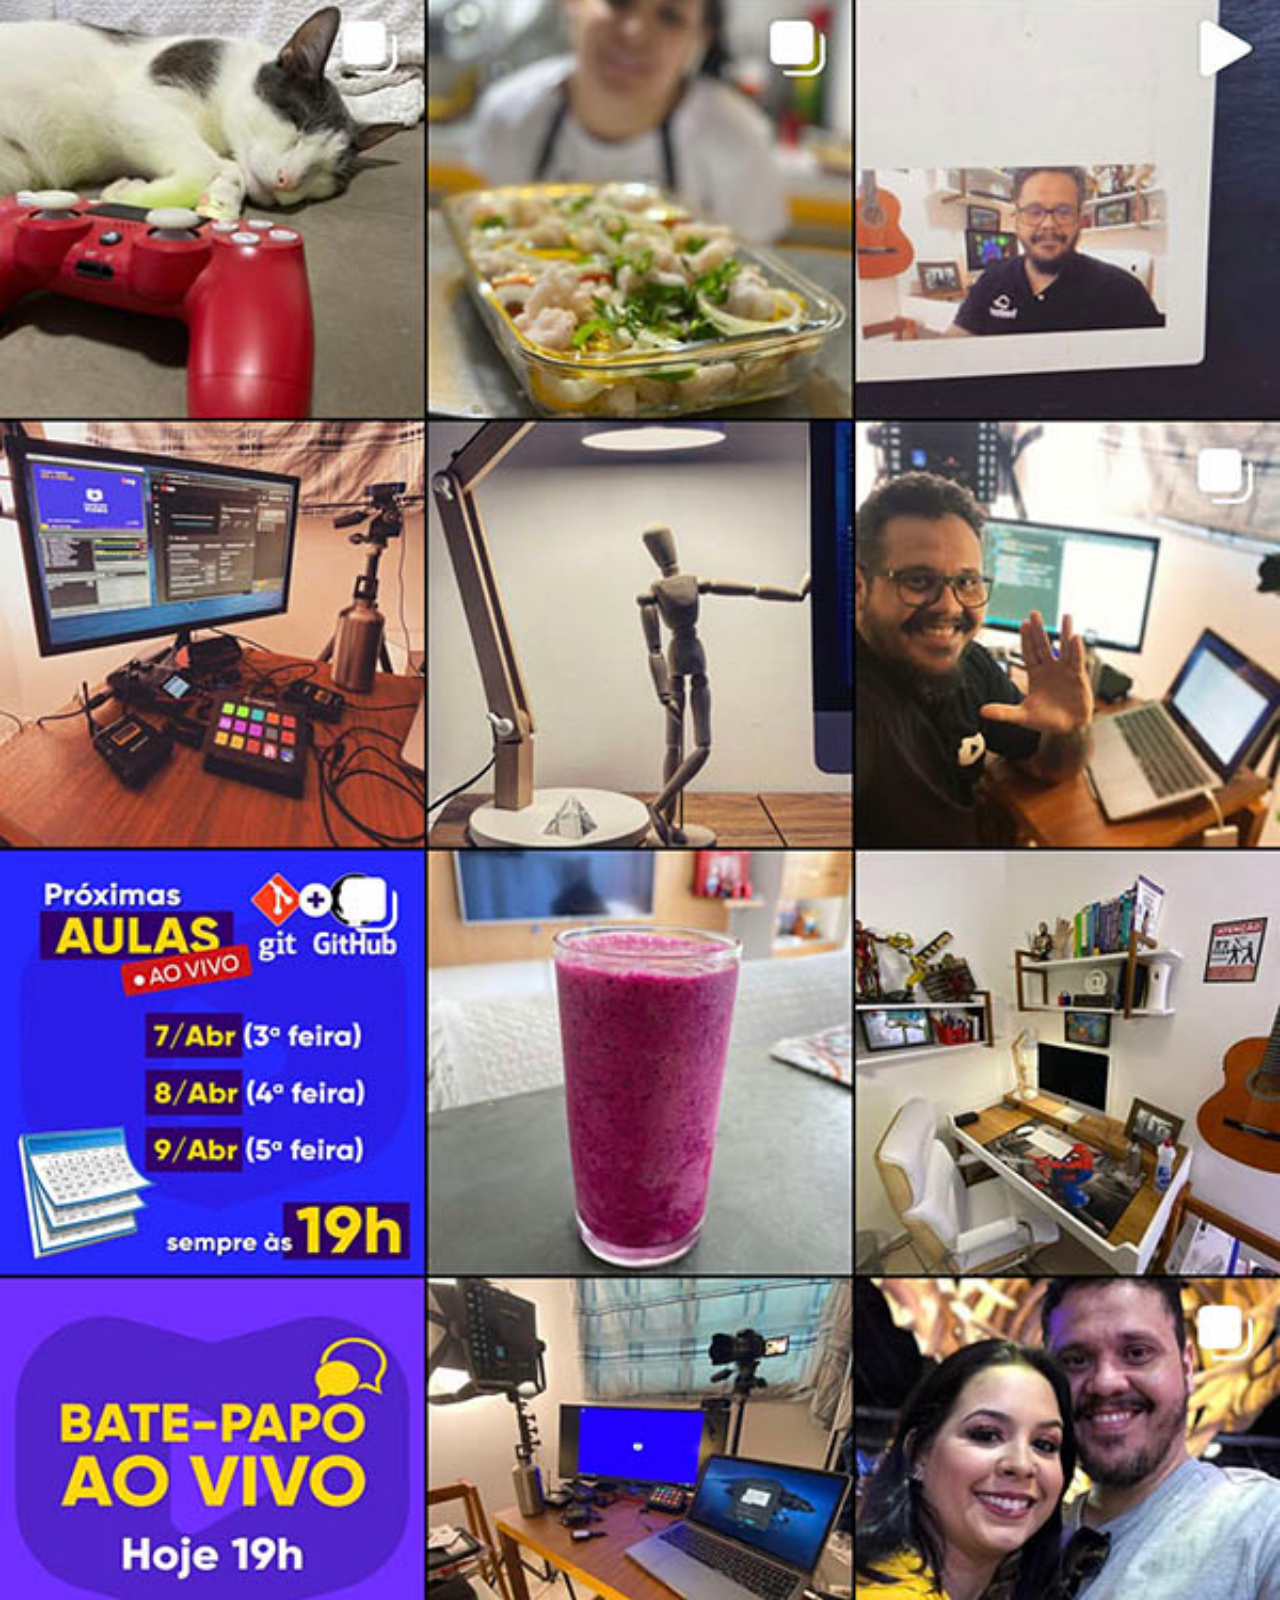
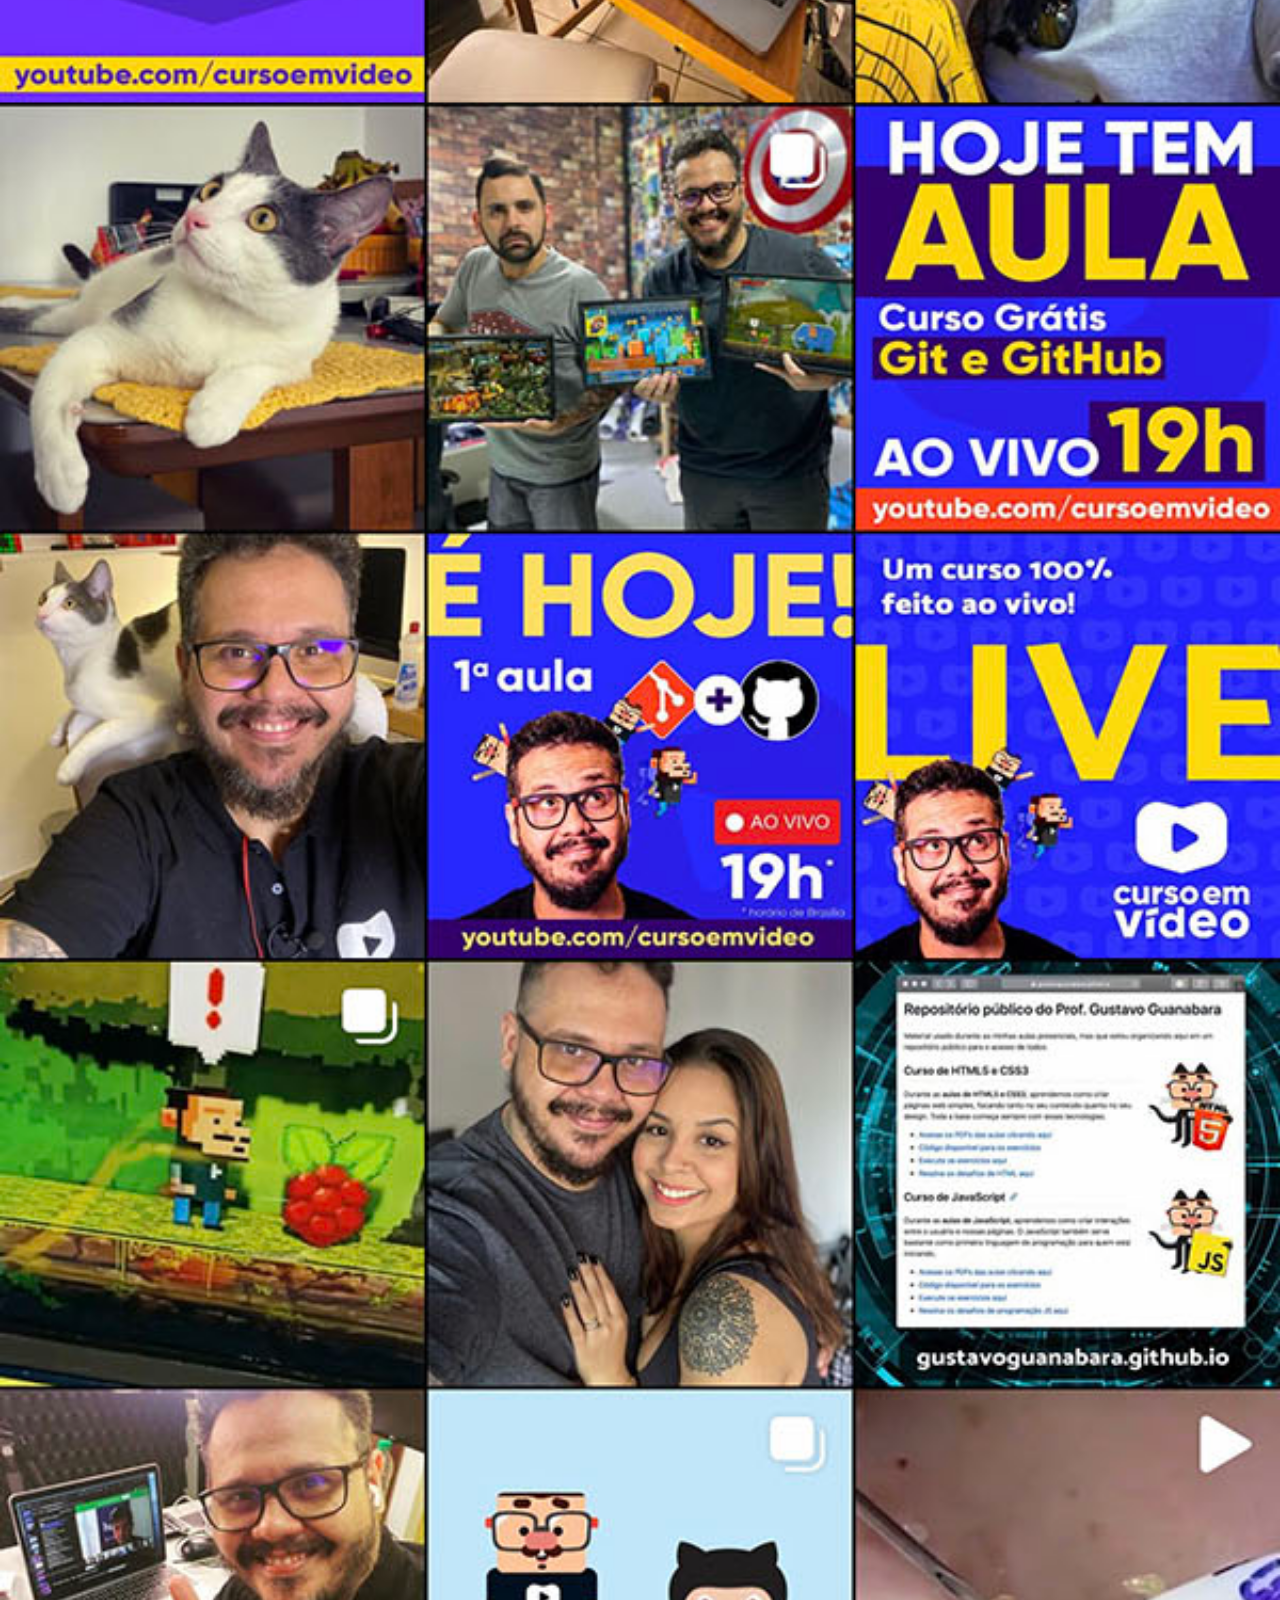
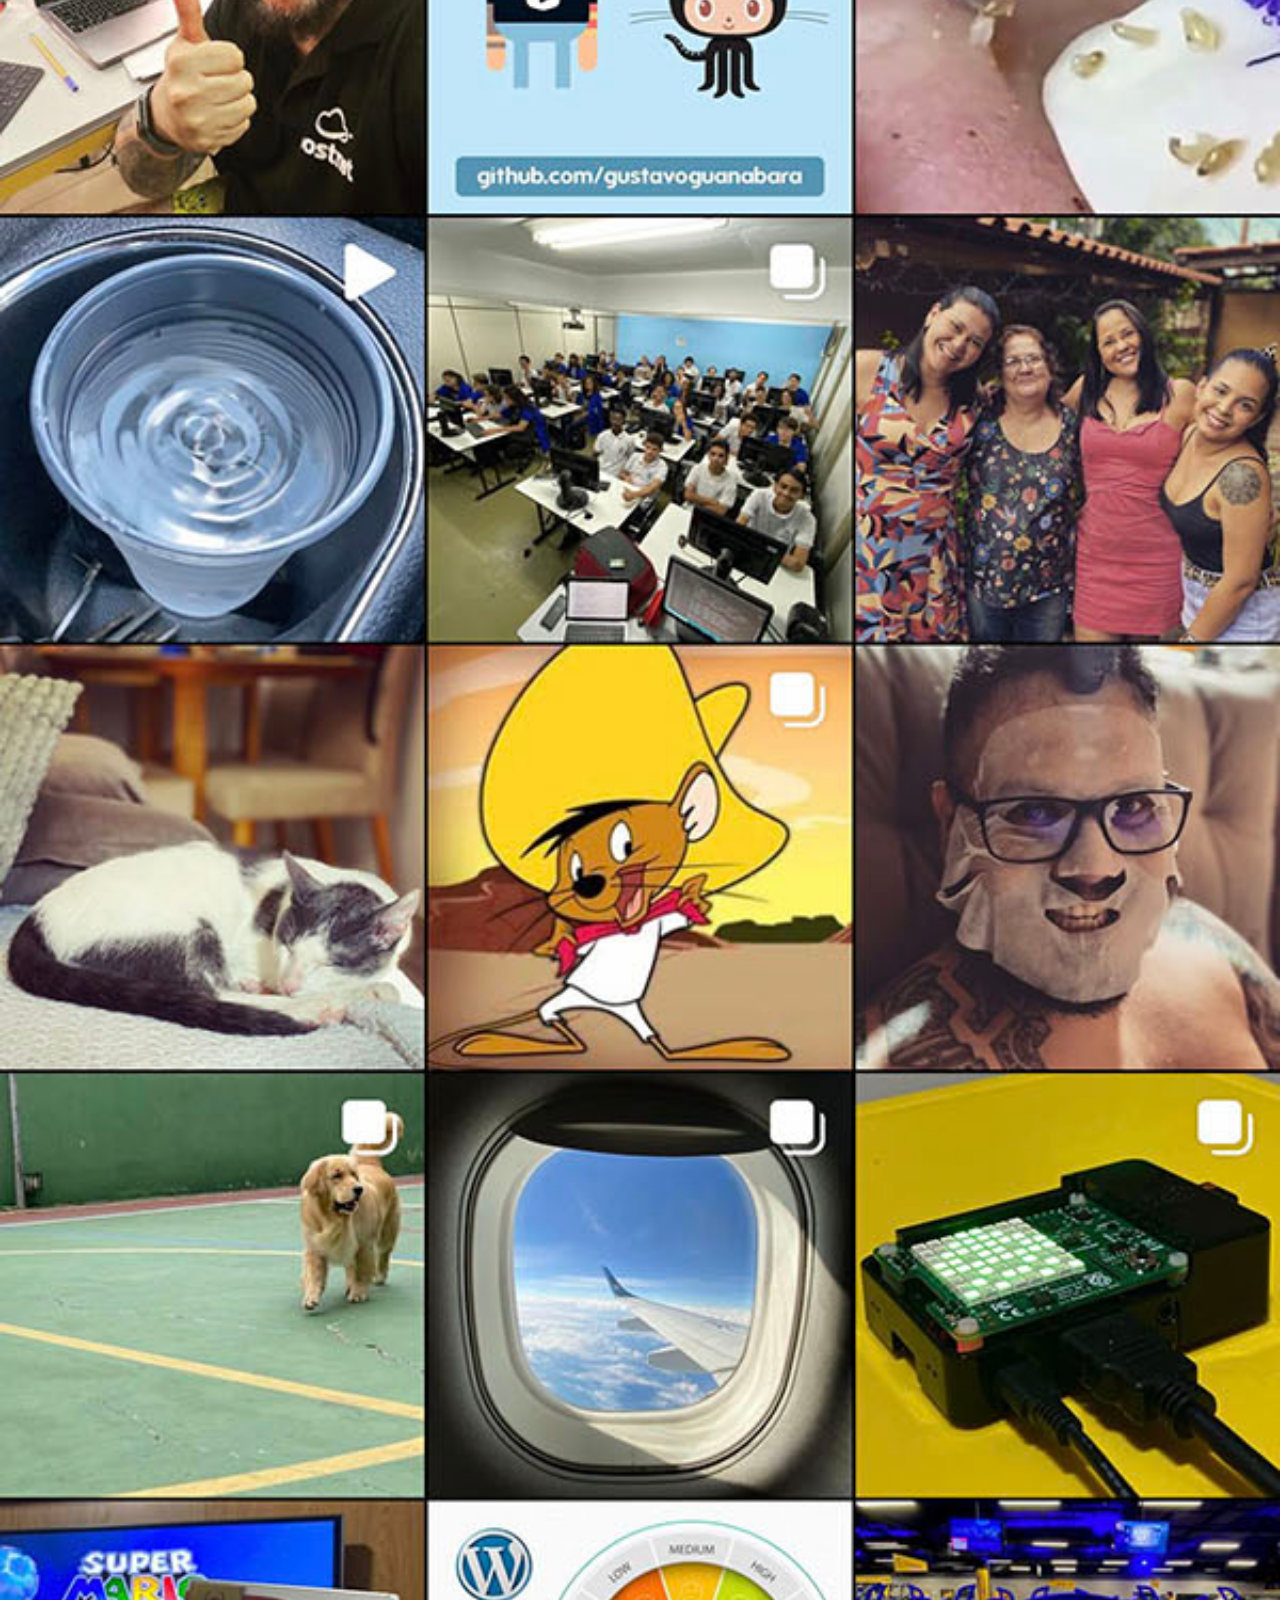
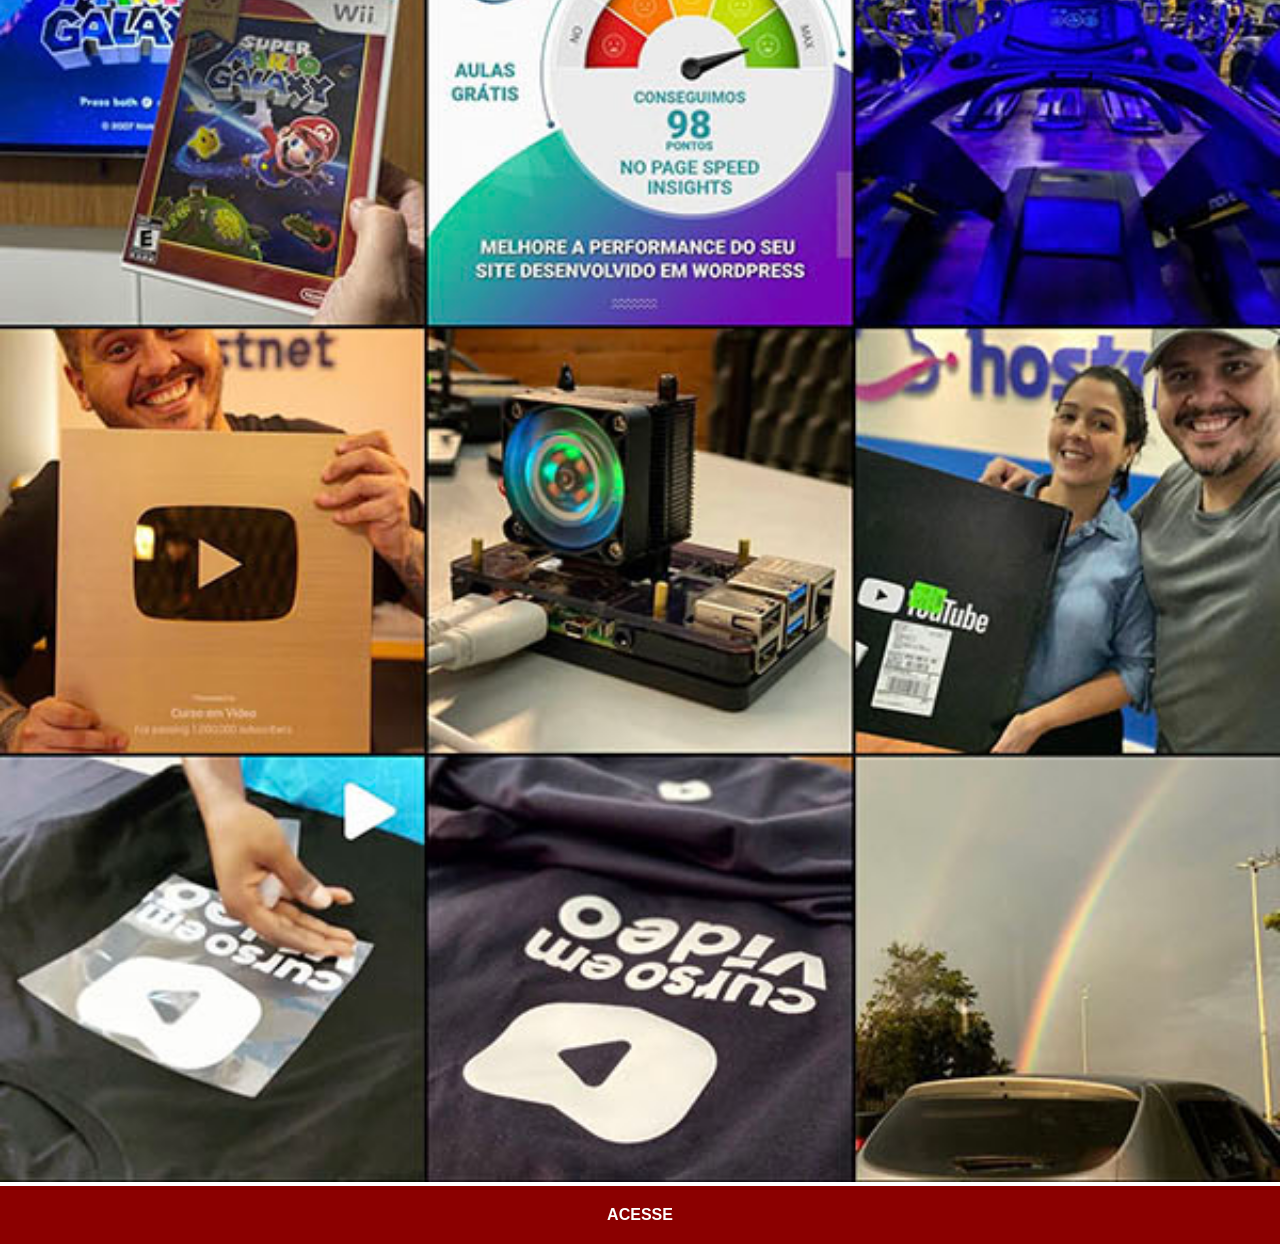
<file: instagram.html>
<!DOCTYPE html>
<html lang="pt-br">
<head>
    <meta charset="UTF-8">
    <meta name="viewport" content="width=device-width, initial-scale=1.0">
    <title>Instagram</title>
    <link rel="stylesheet" href="estilos/social.css">
</head>
<body>
    <img src="imagens/tela-instagram.jpg" alt="Instagram">
    <a href="https://www.instagram.com/tuliocco/" target="_blank">ACESSE</a>
</body>
</html>
</file>
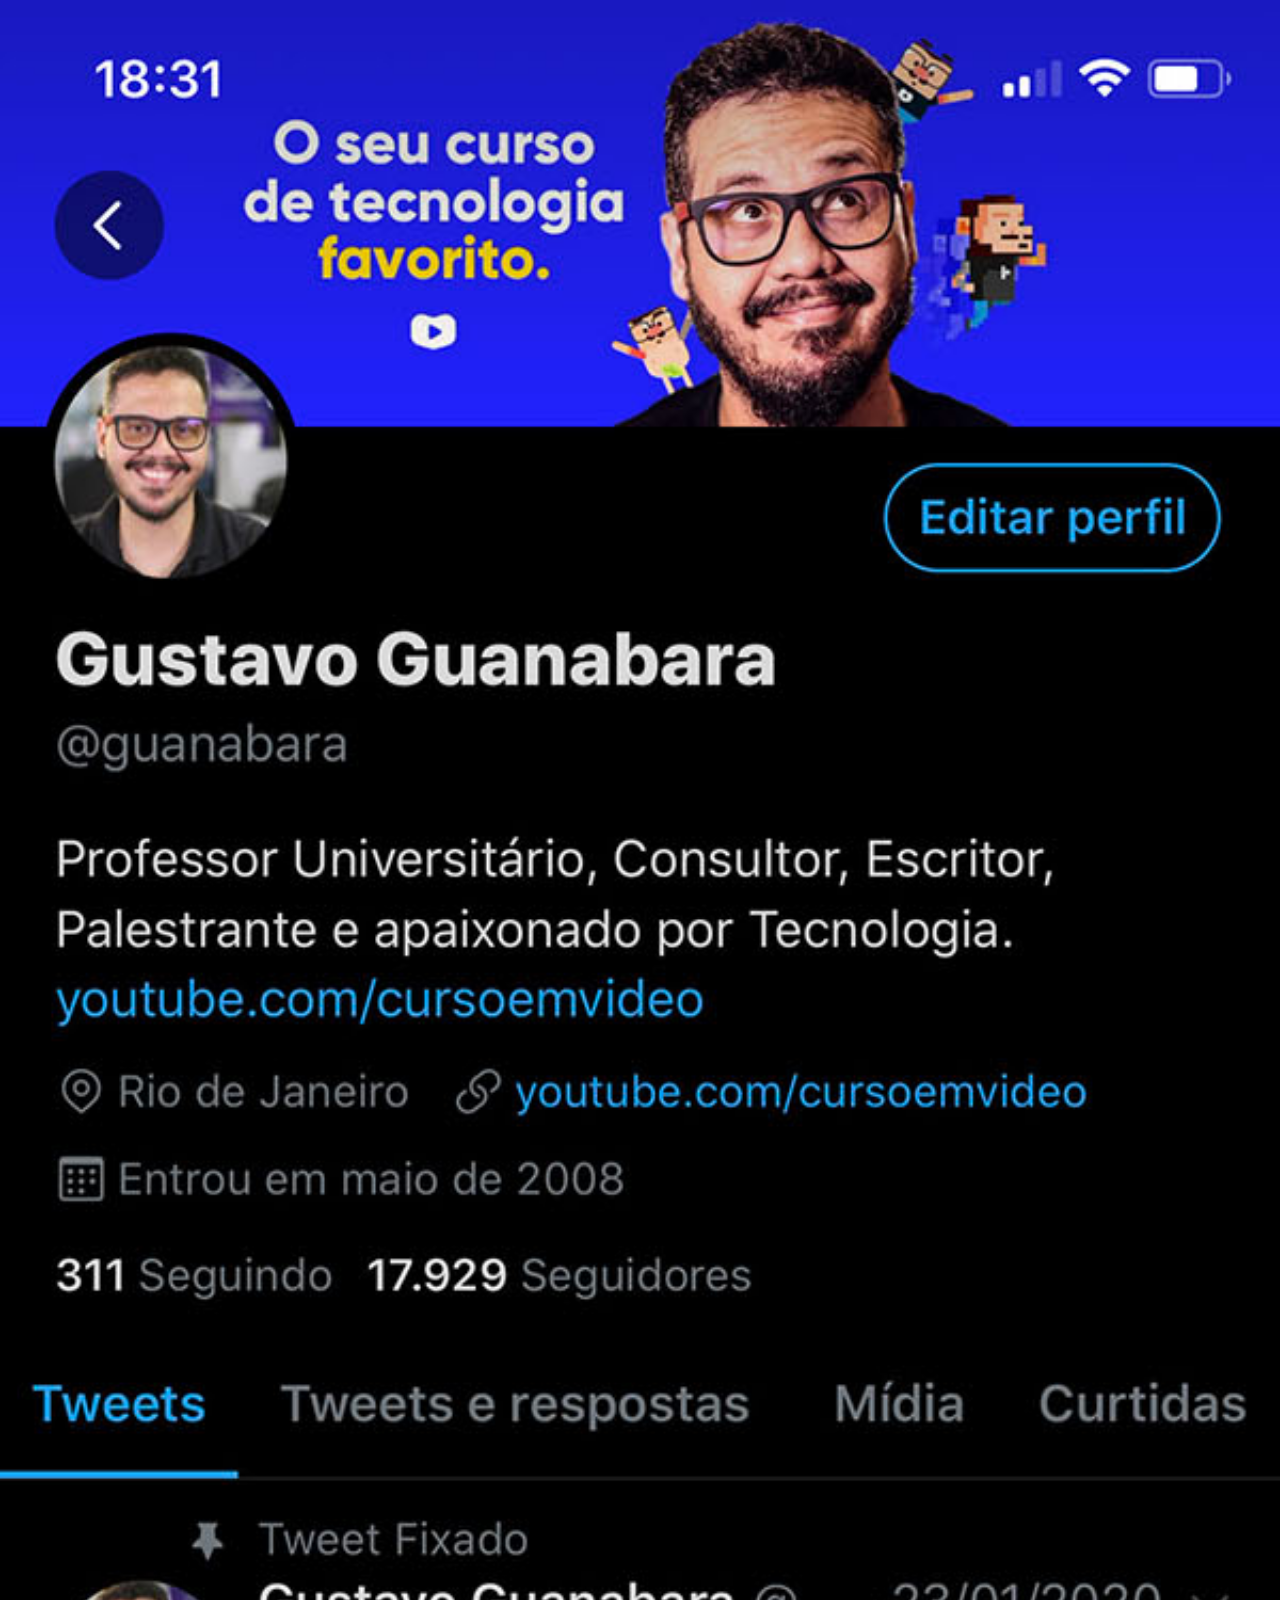
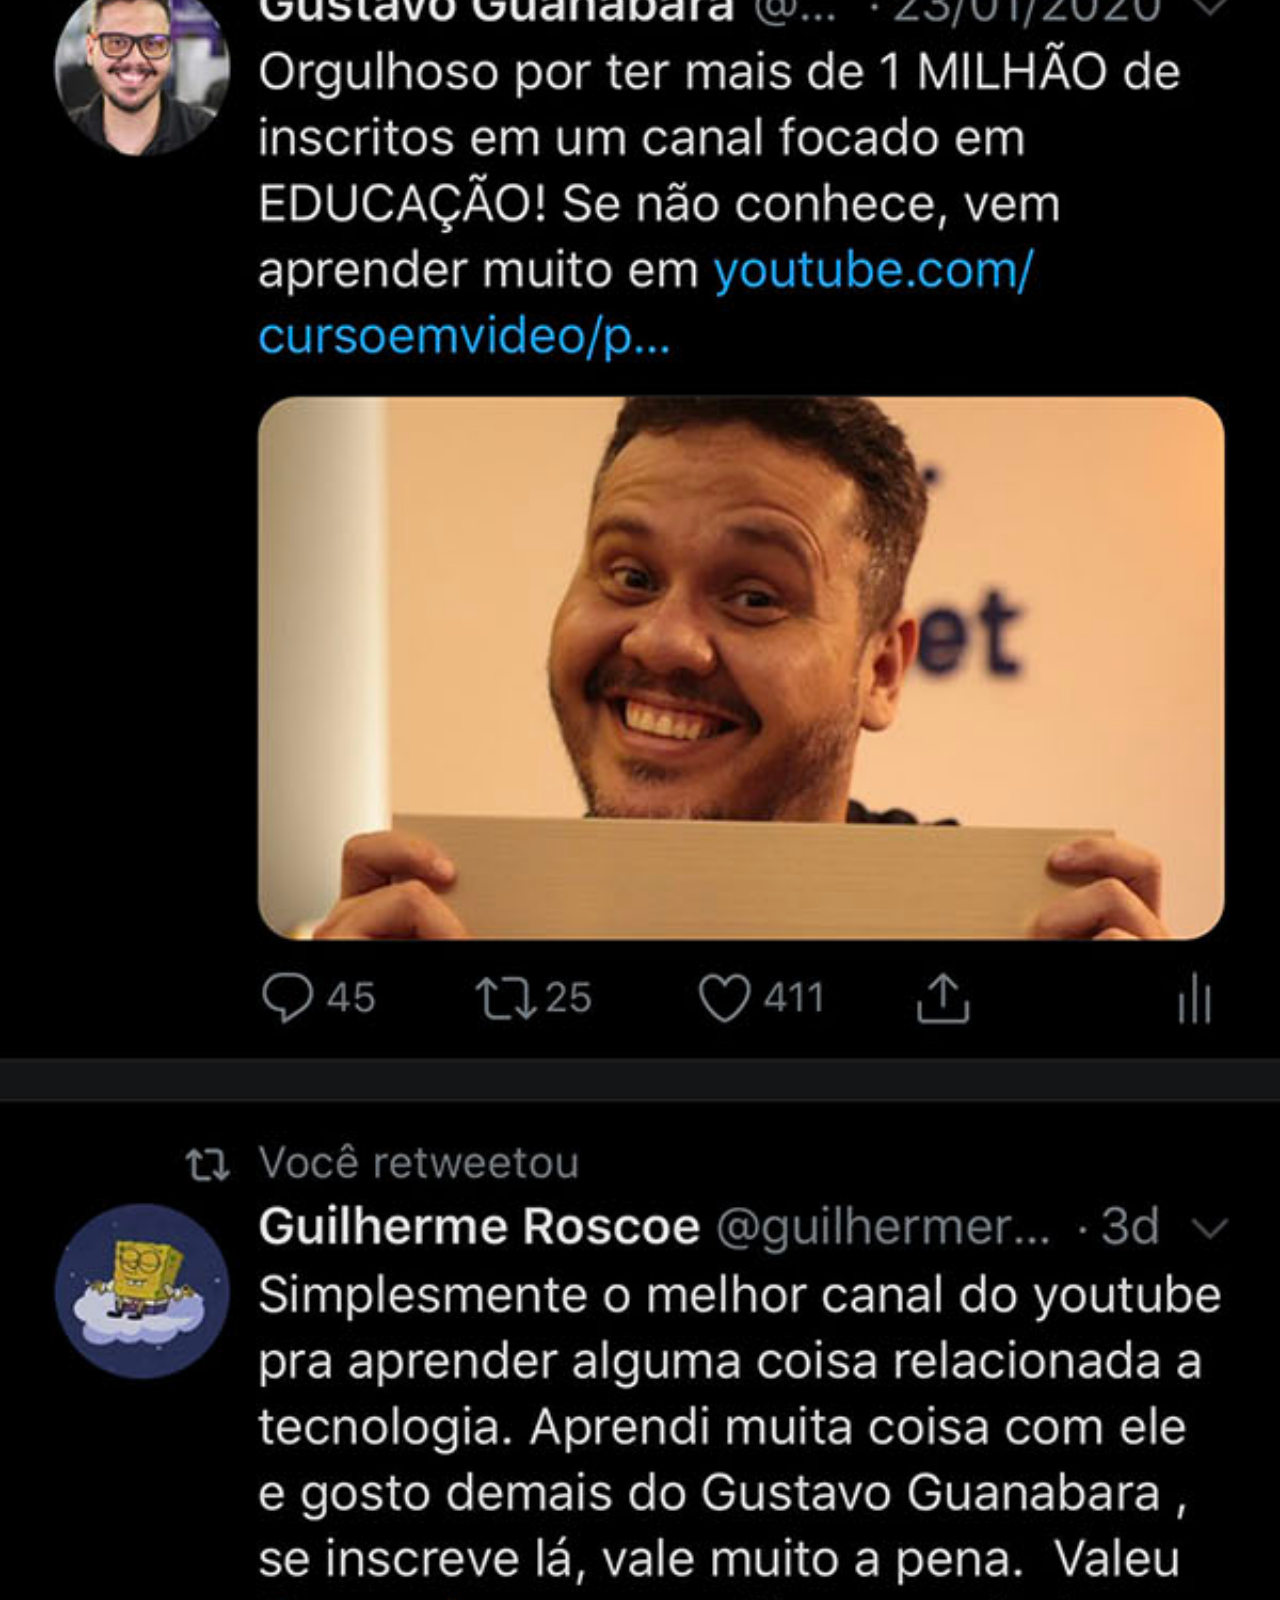
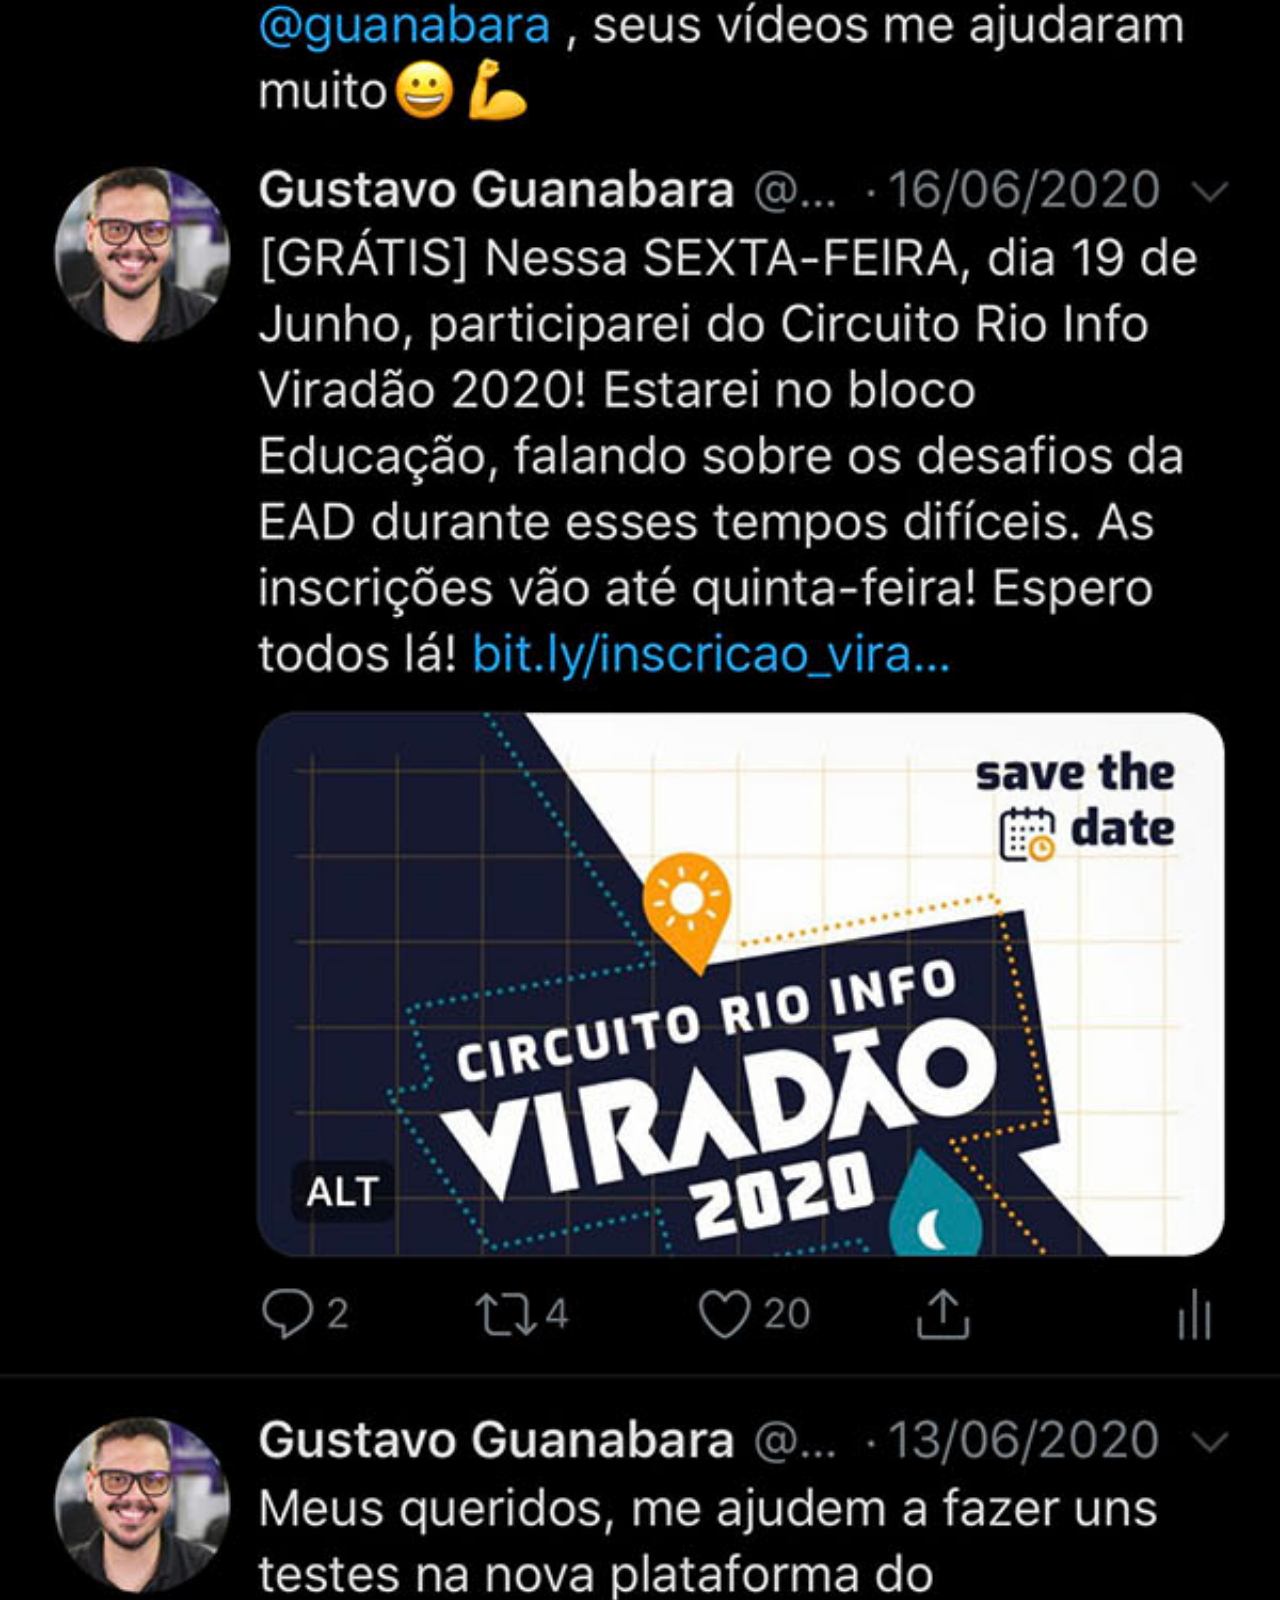
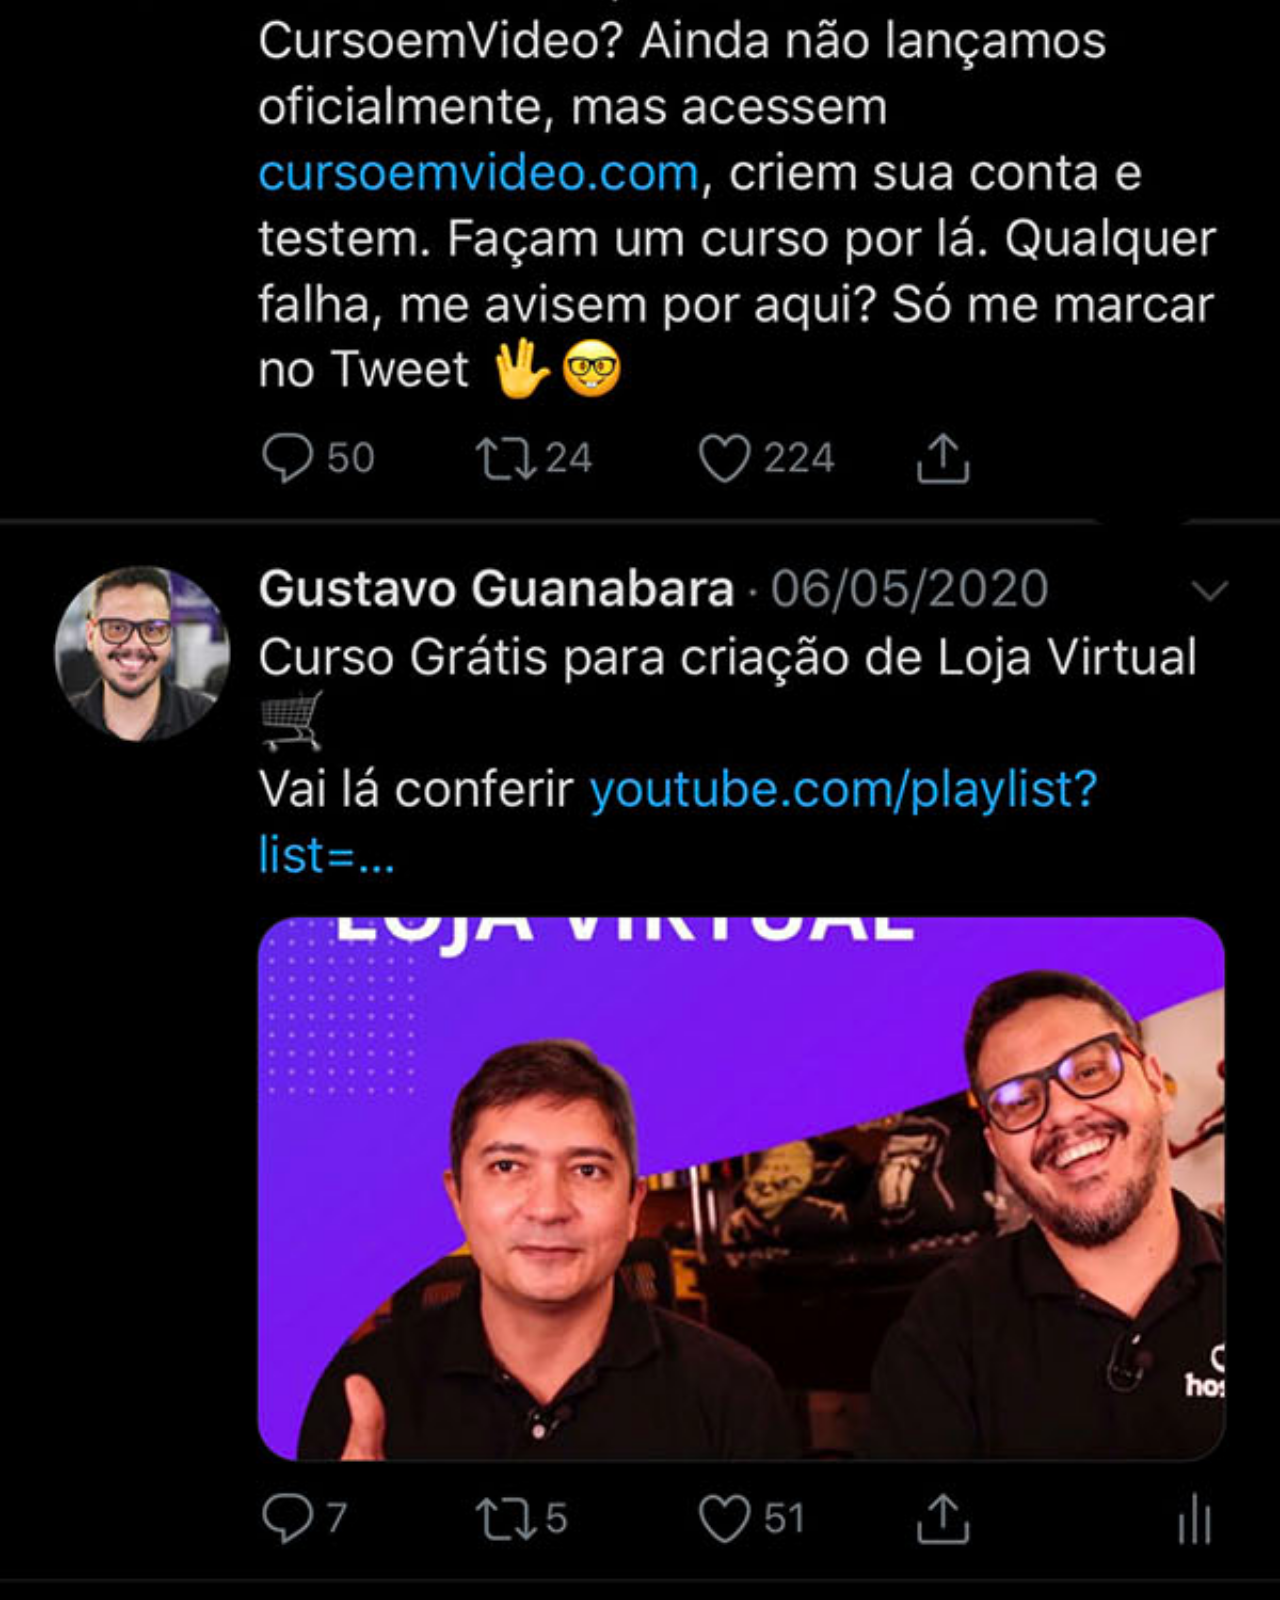
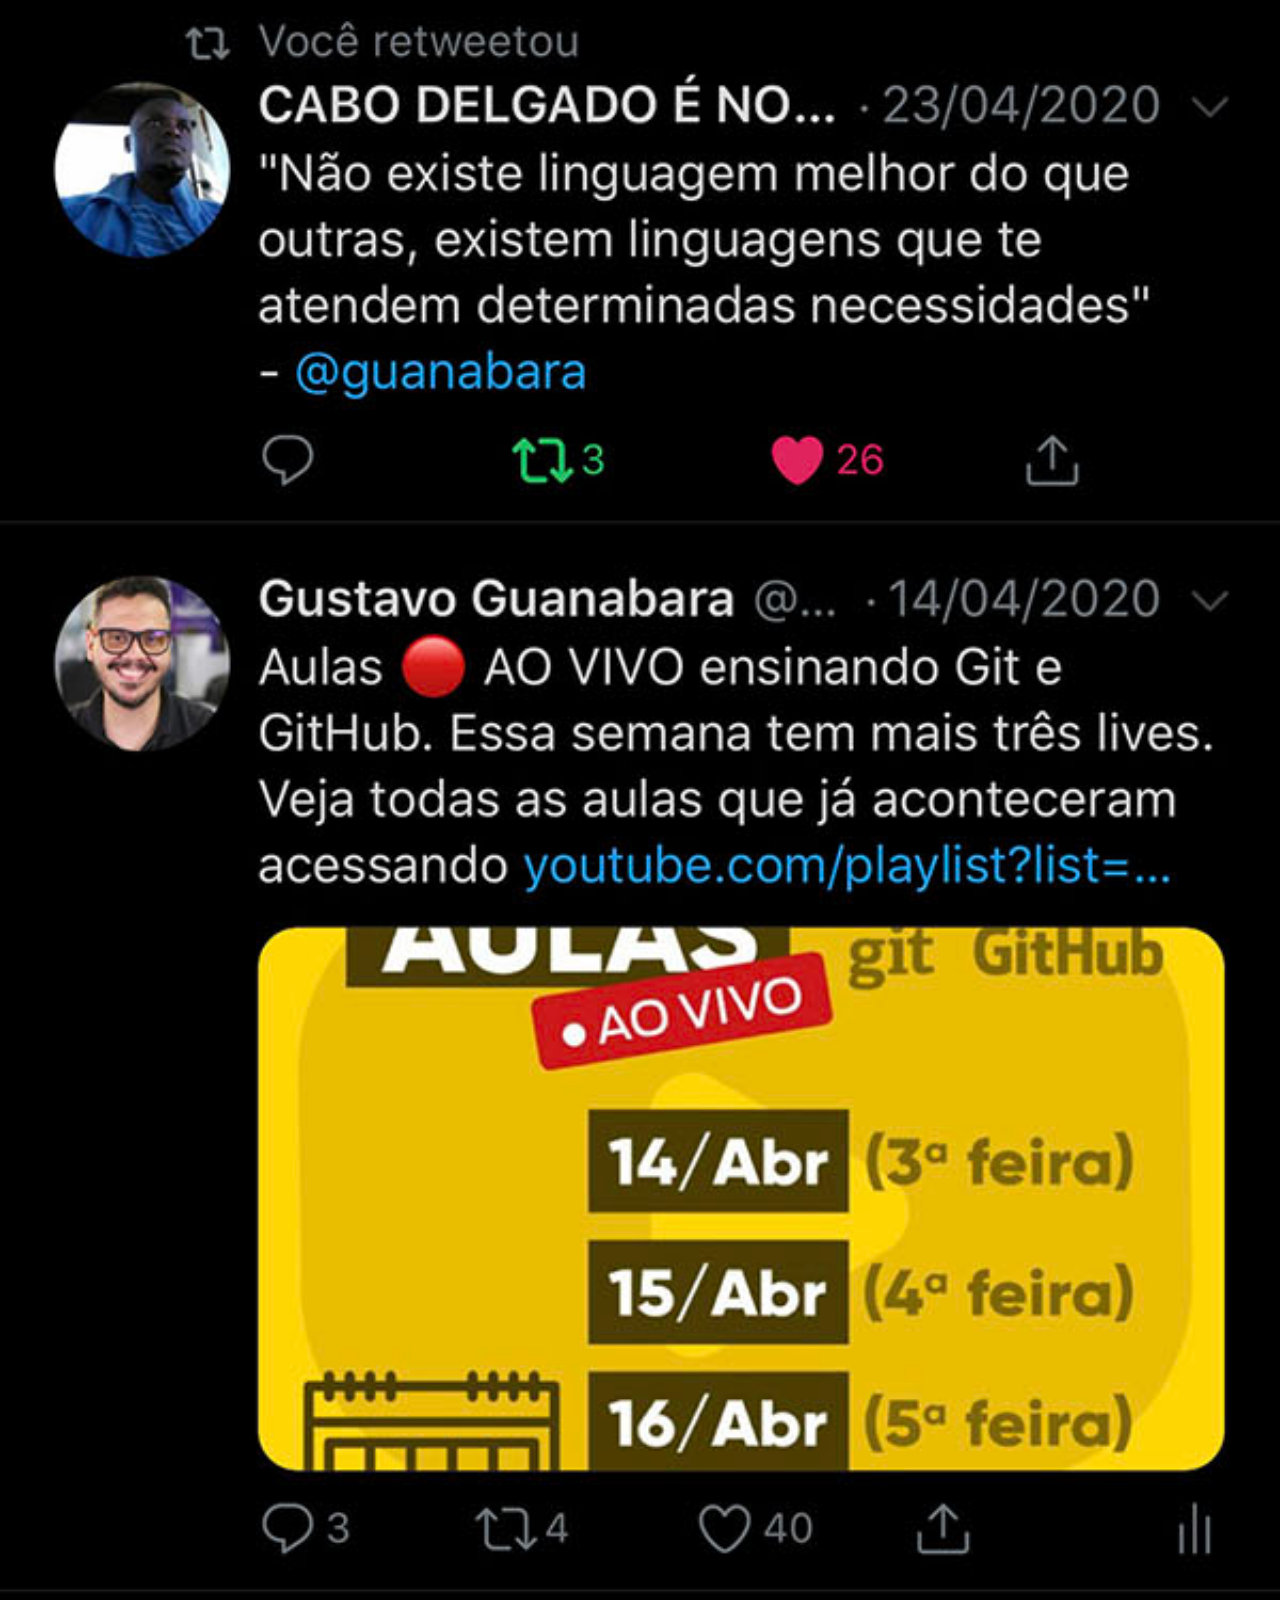
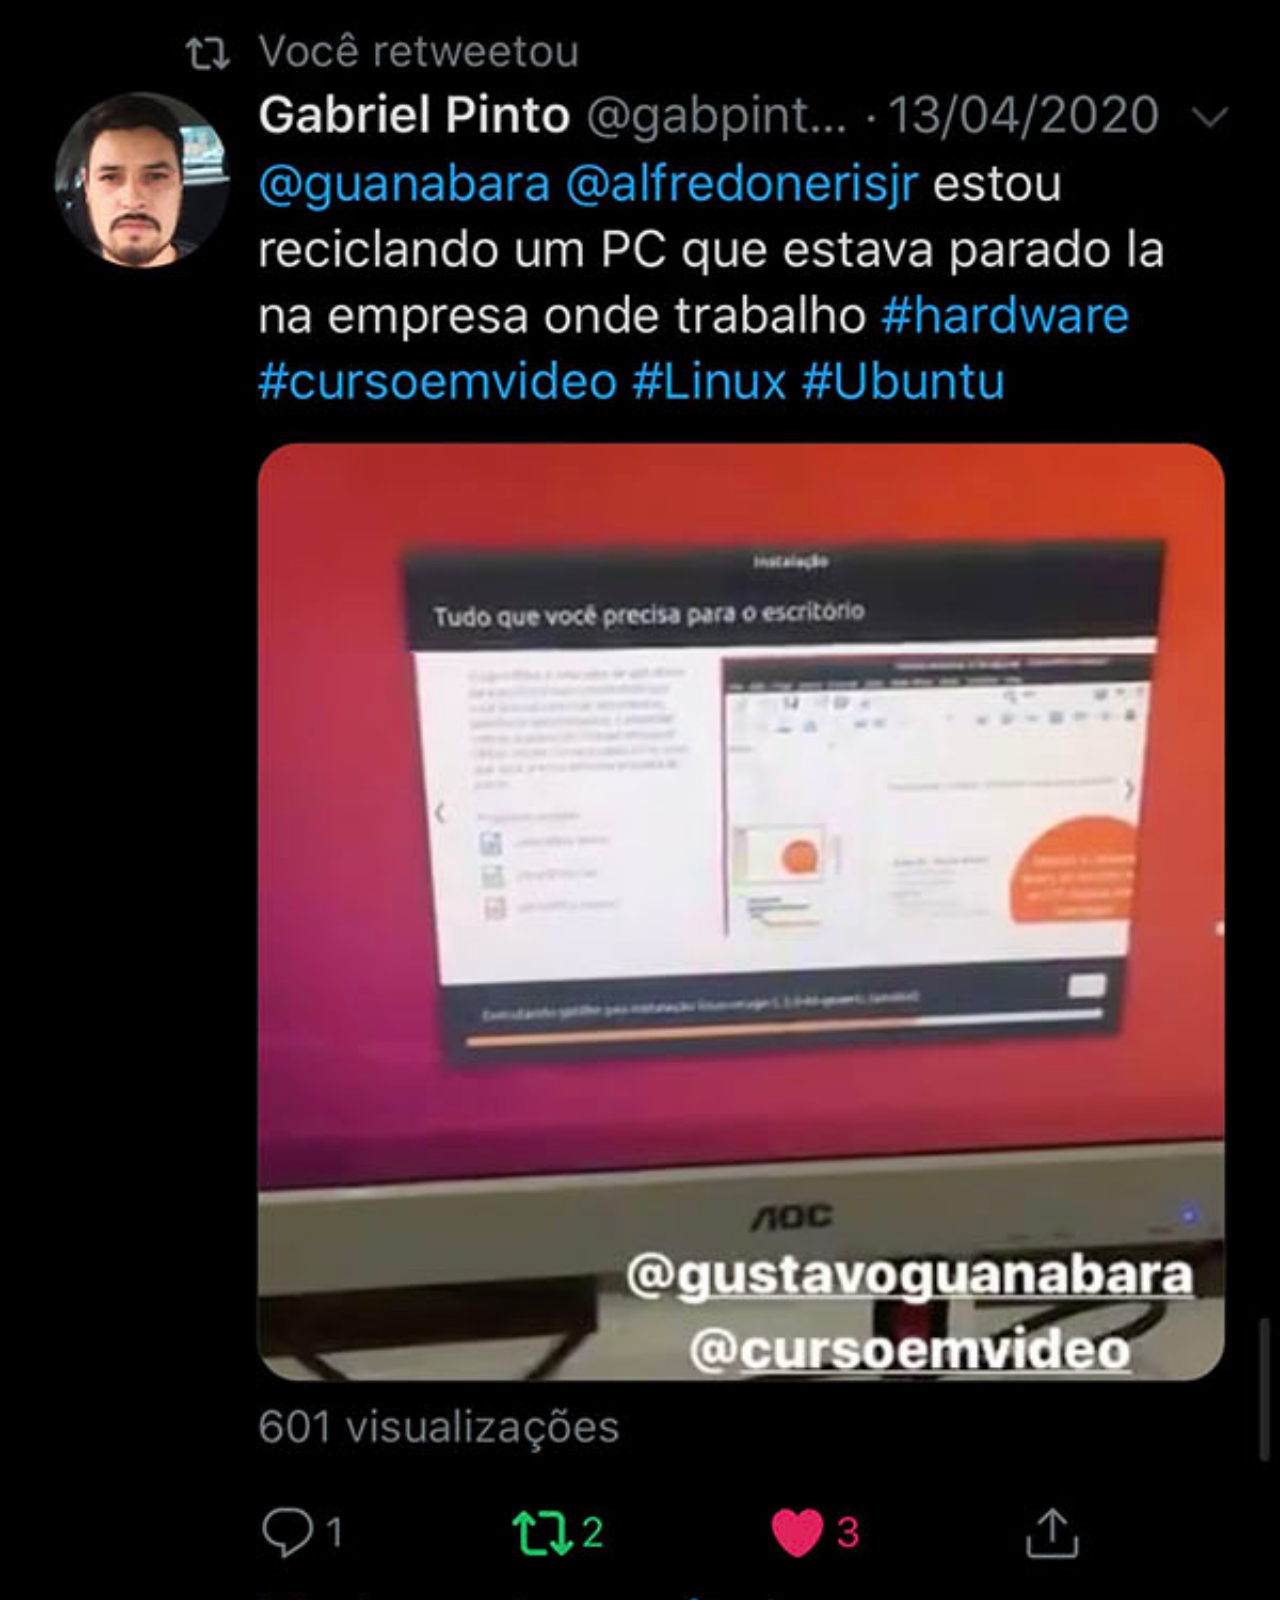
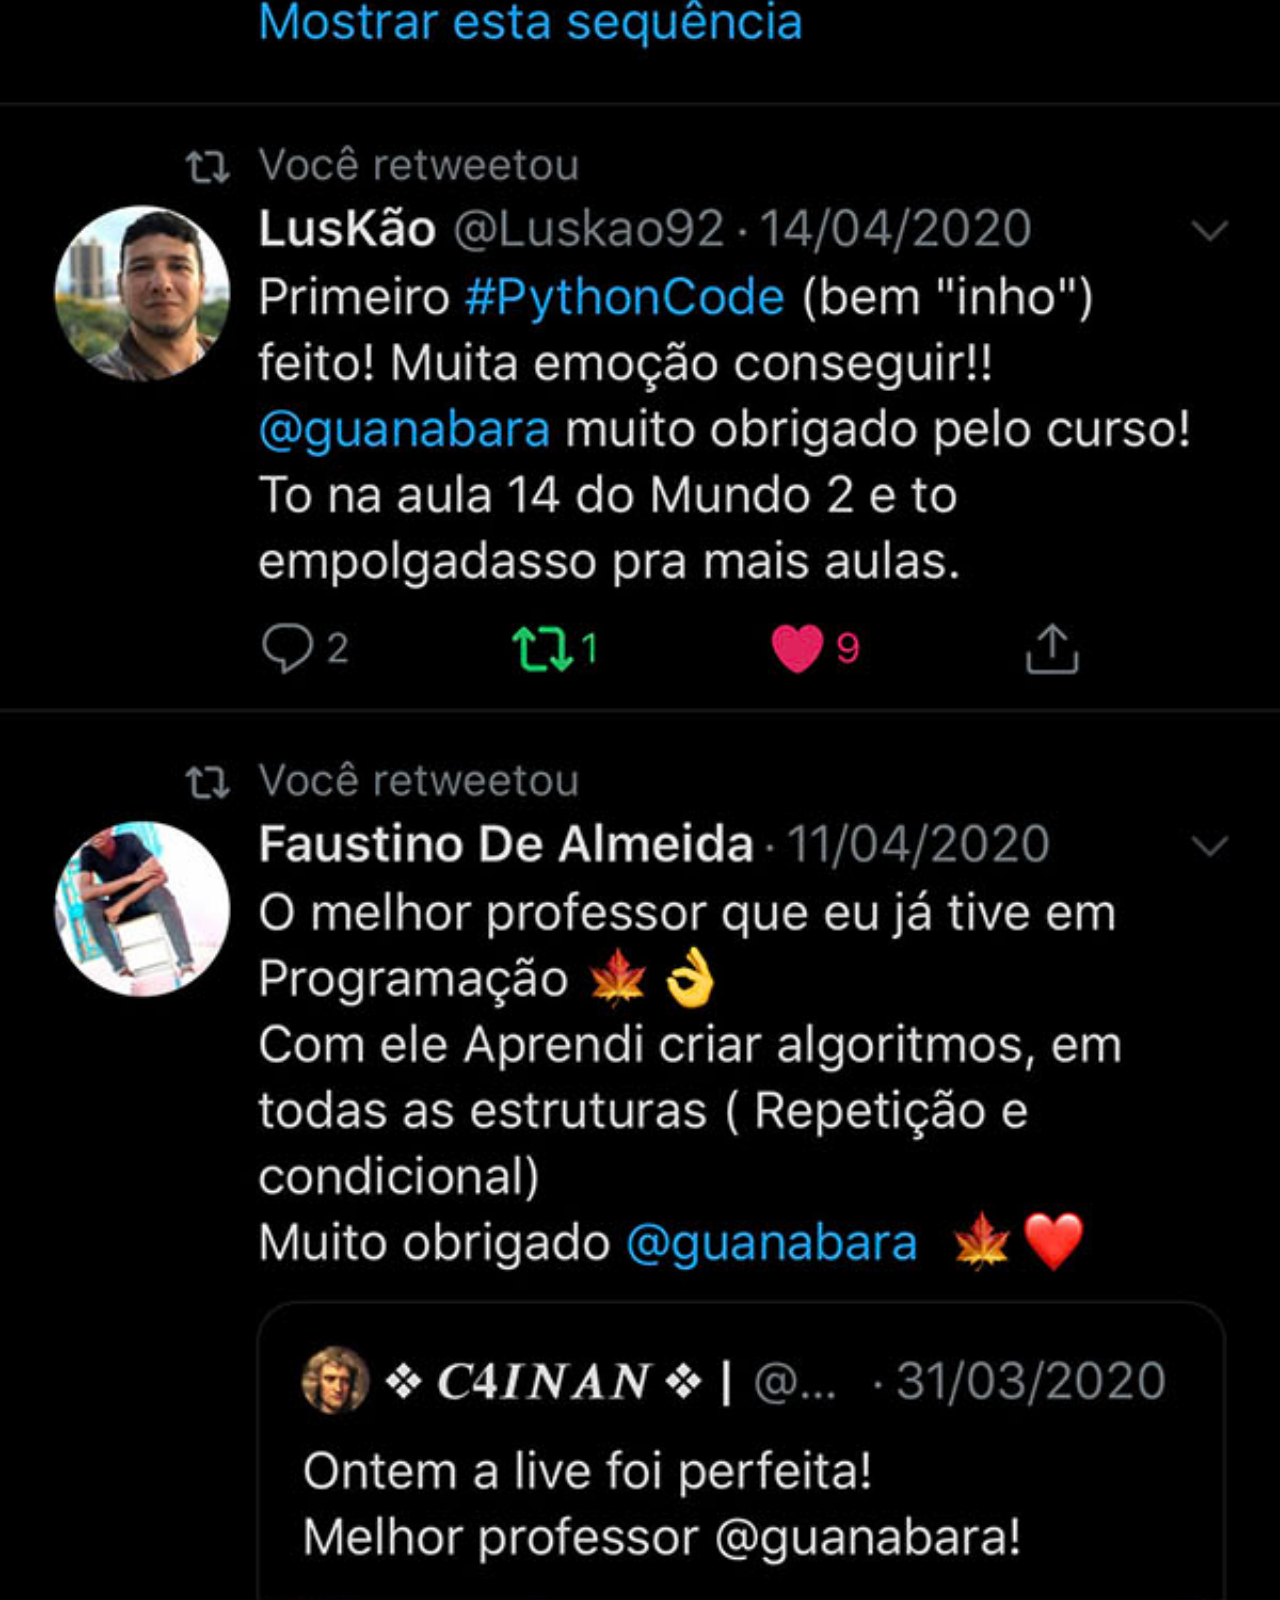
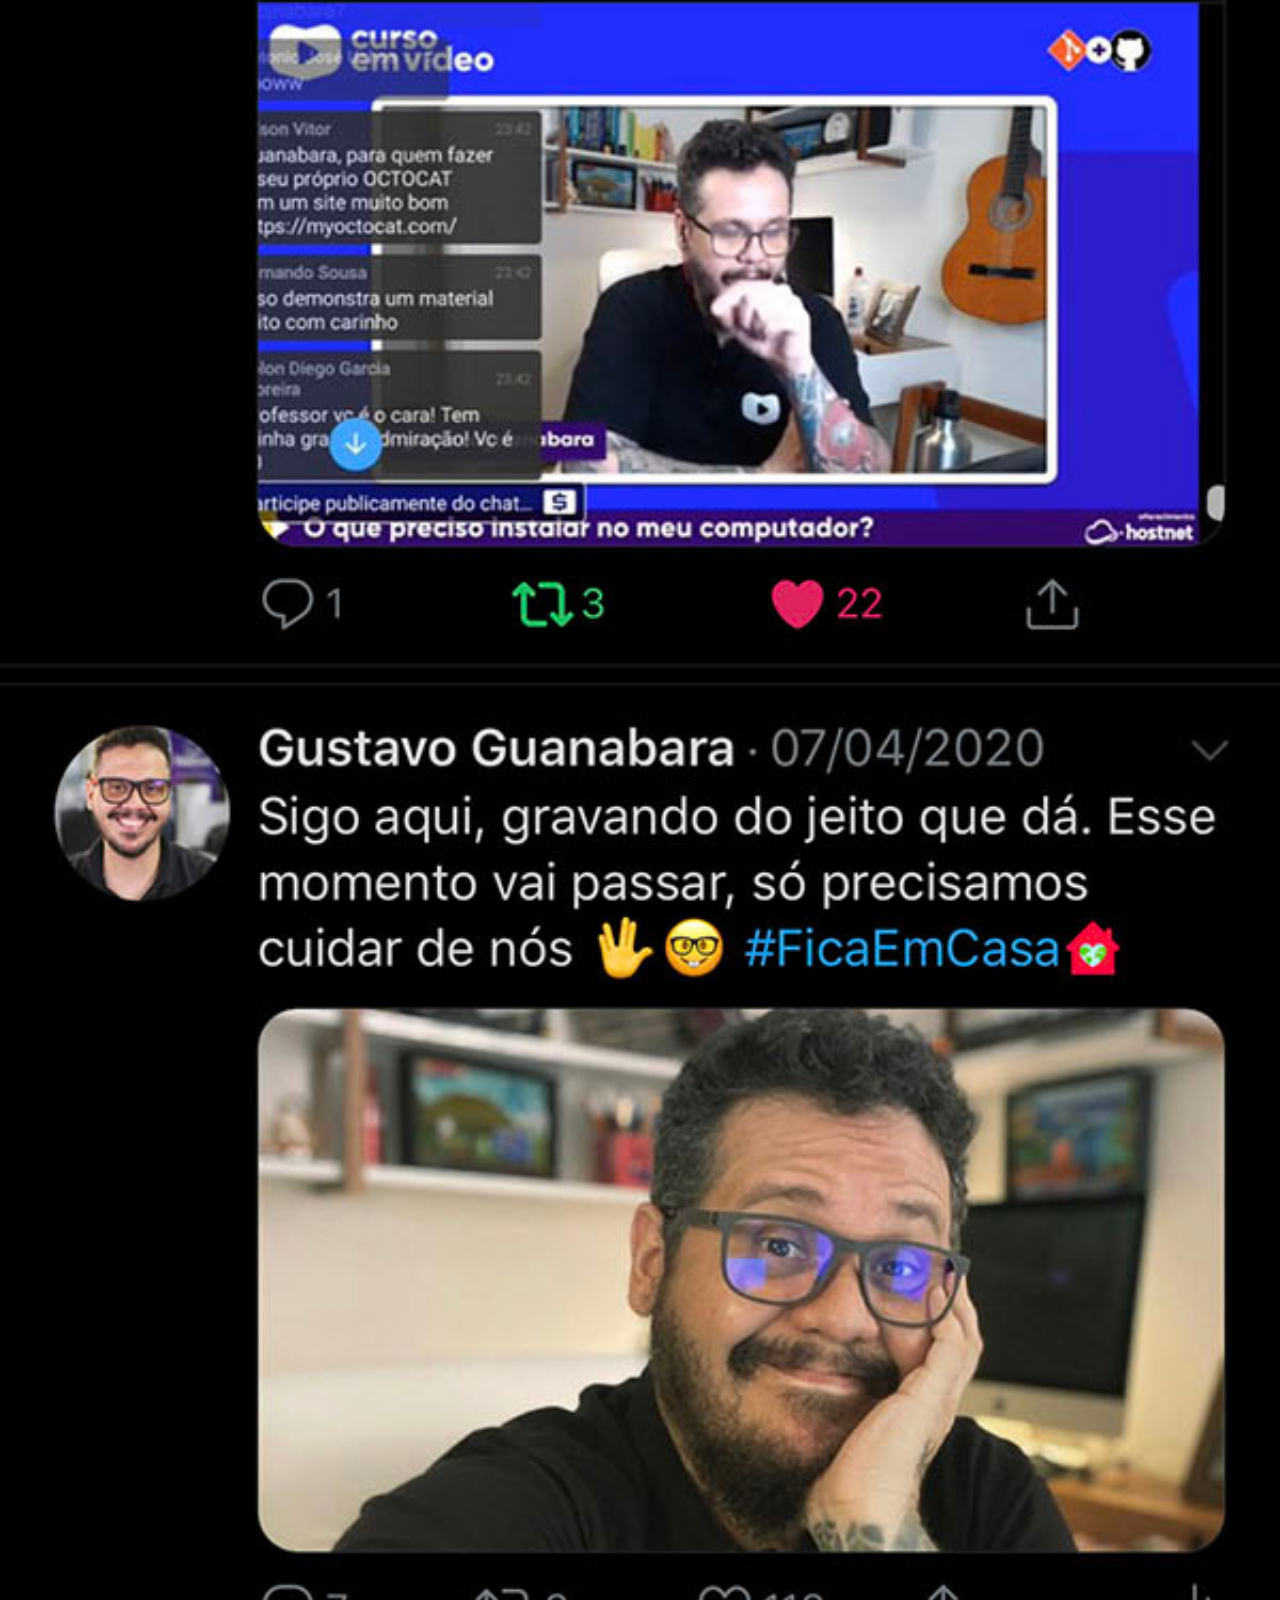
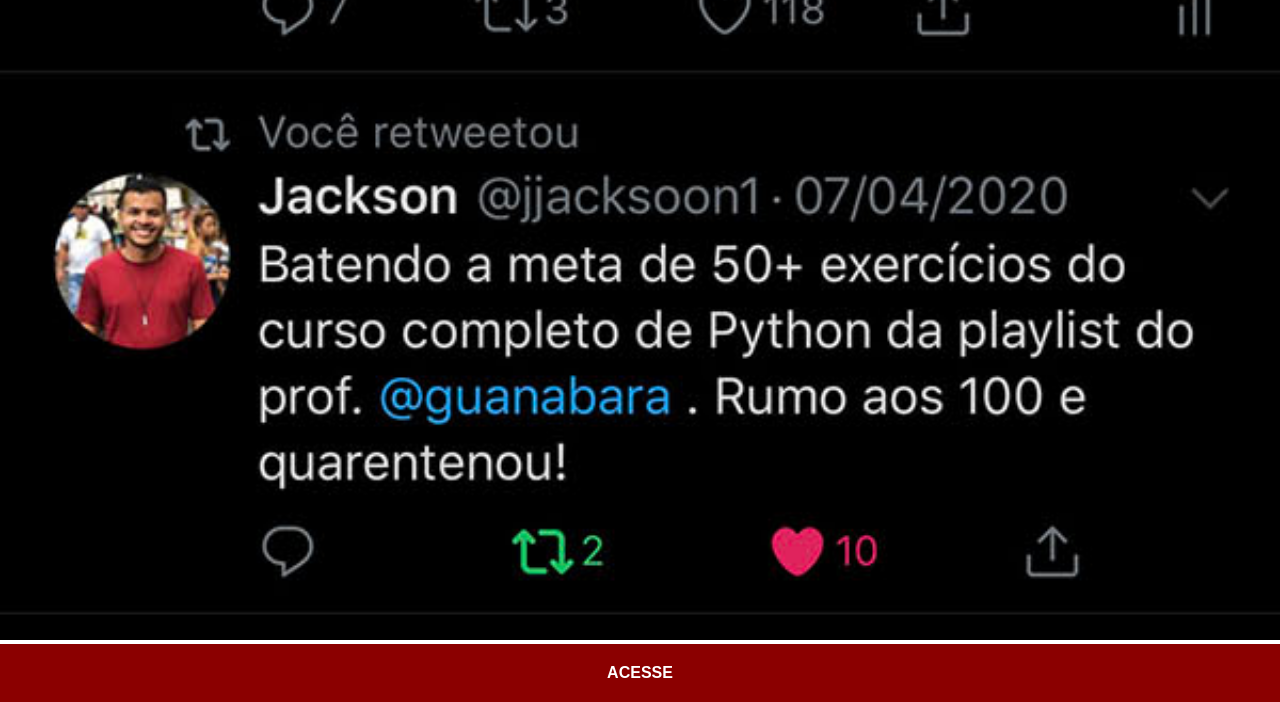
<file: twitter.html>
<!DOCTYPE html>
<html lang="pt-br">
<head>
    <meta charset="UTF-8">
    <meta name="viewport" content="width=device-width, initial-scale=1.0">
    <title>Twitter</title>
    <link rel="stylesheet" href="estilos/social.css">
</head>
<body>
    <img src="imagens/tela-twitter.jpg" alt="Twitter">
    <a href="https://x.com/guanabara" target="_blank">ACESSE</a>
</body>
</html>
</file>
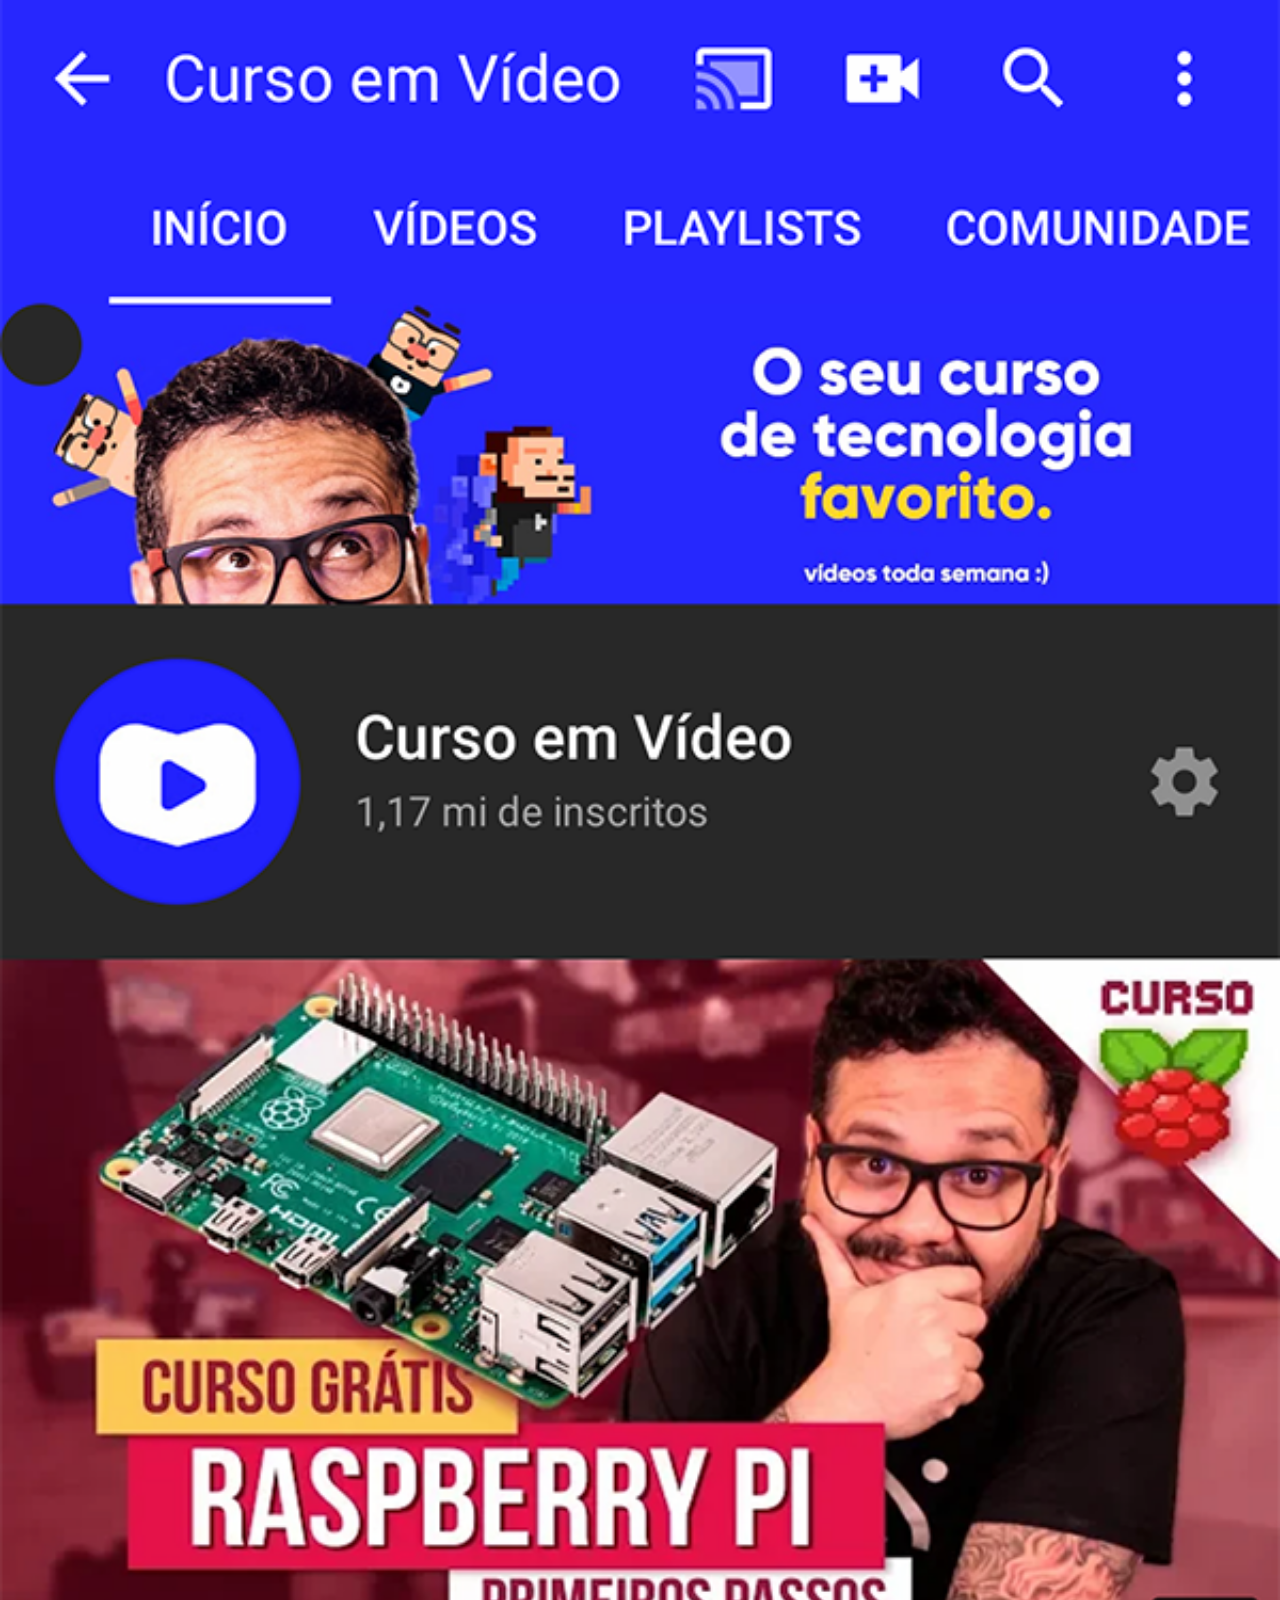
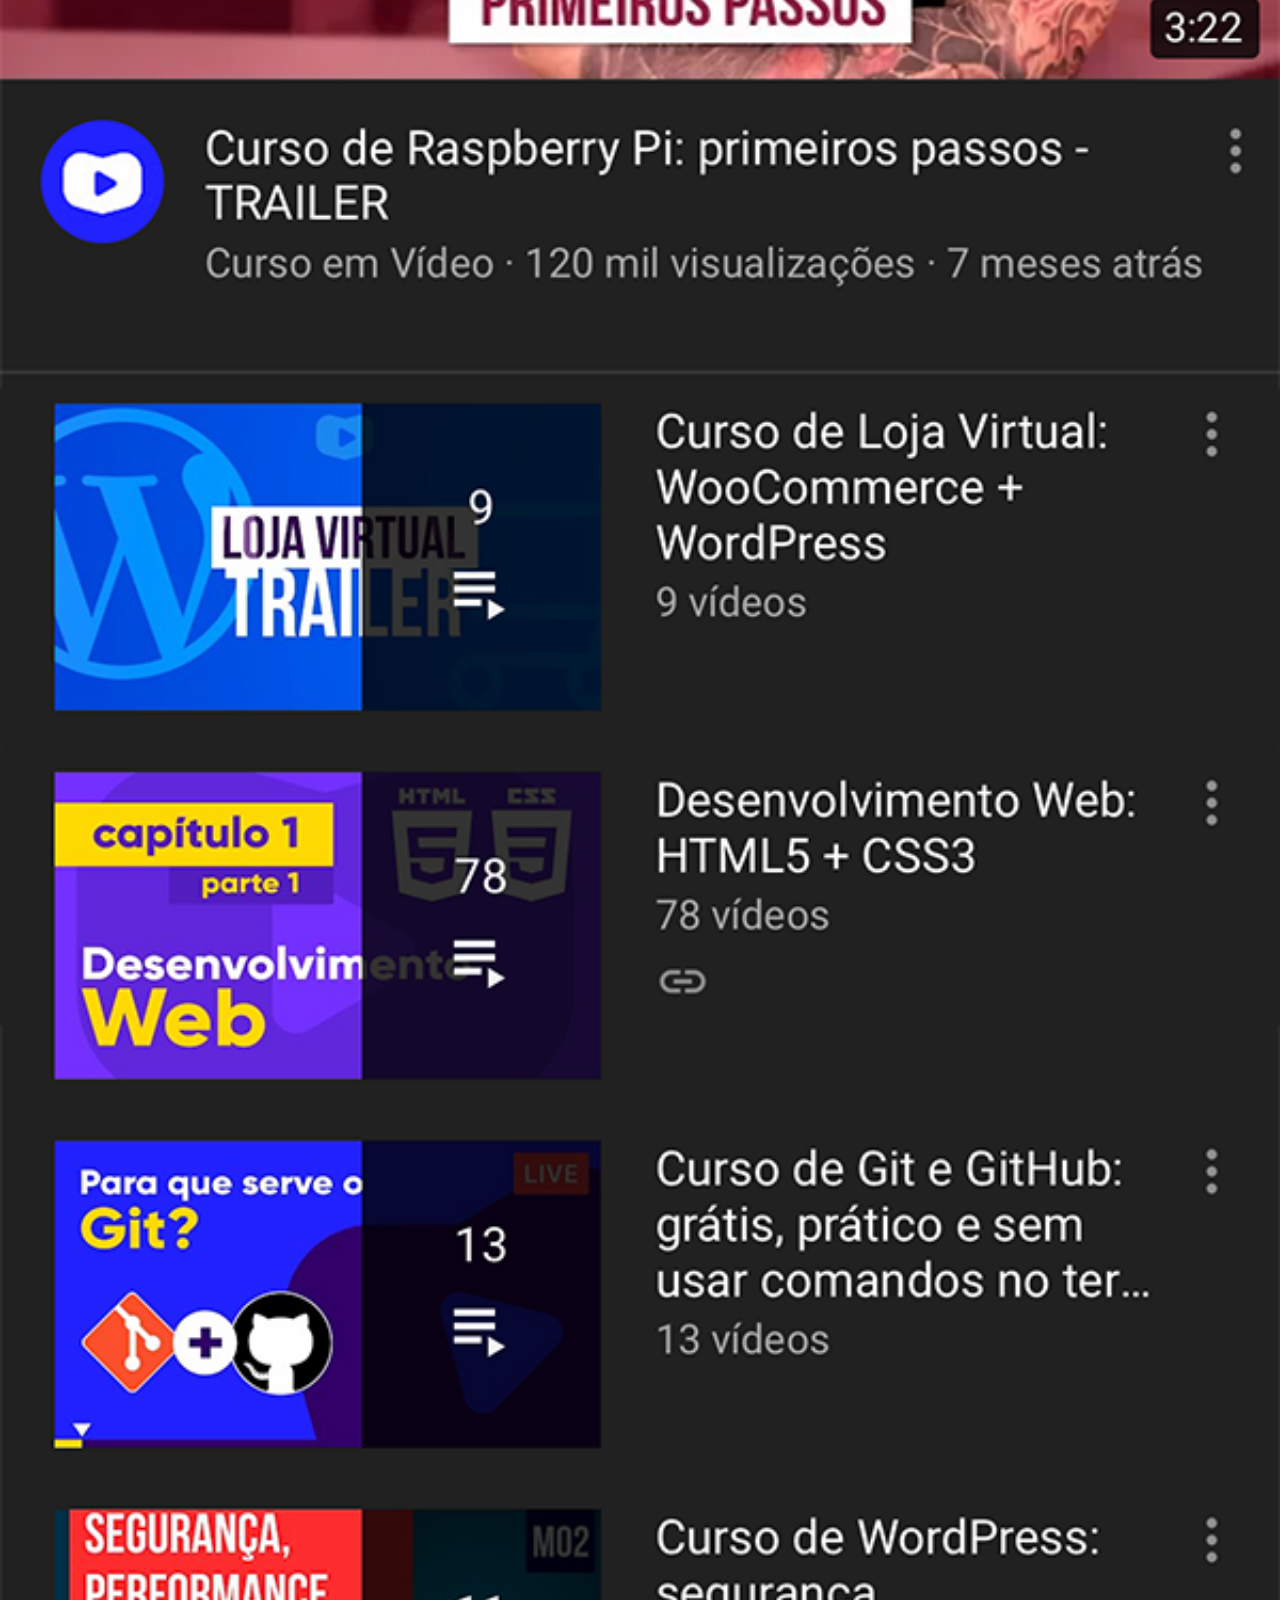
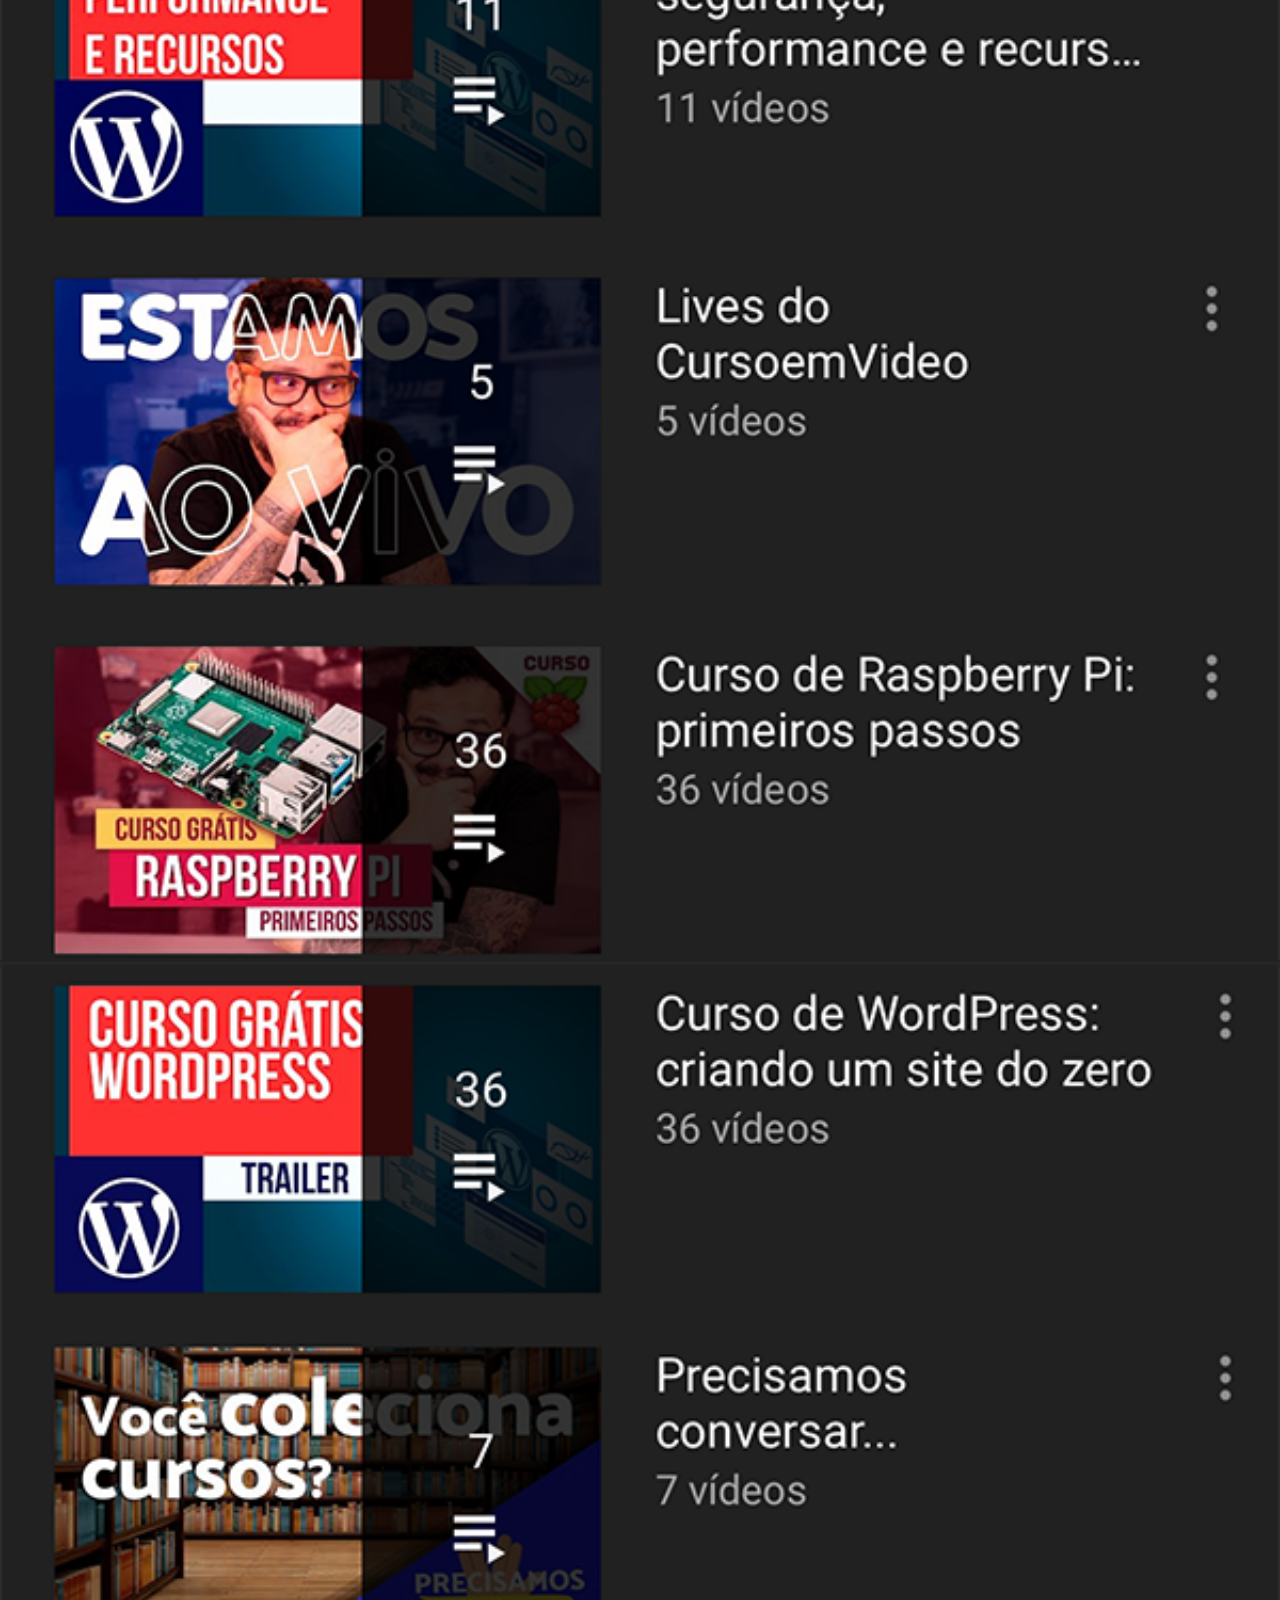
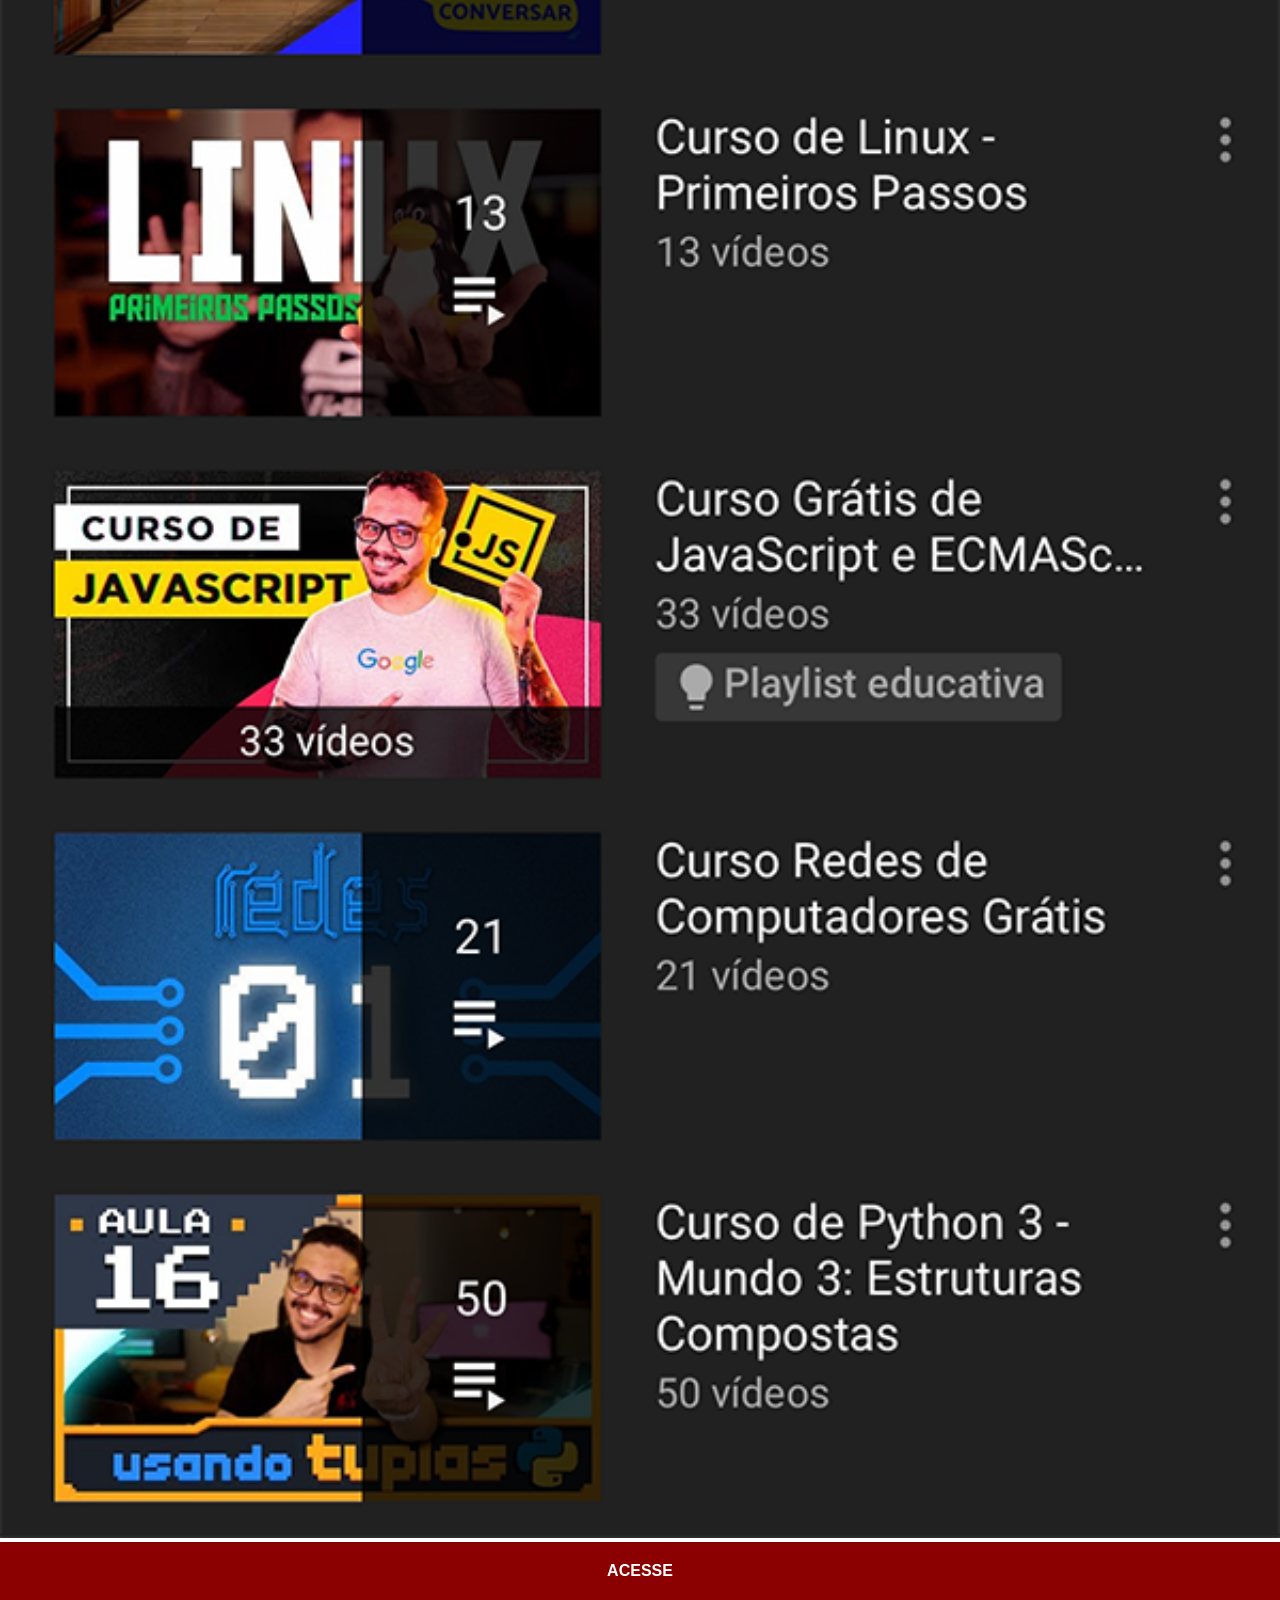
<file: youtube.html>
<!DOCTYPE html>
<html lang="pt-br">
<head>
    <meta charset="UTF-8">
    <meta name="viewport" content="width=device-width, initial-scale=1.0">
    <title>YouTube</title>
    <link rel="stylesheet" href="estilos/social.css">
</head>
<body>
    <img src="imagens/tela-youtube.png" alt="YouTube">
    <a href="https://www.youtube.com/@cursoemvideo/playlists" target="_blank">ACESSE</a>
</body>
</html>
</file>
<file: estilos/style.css>
@charset "UTF-8";

* {
    margin: 0px;
    padding: 0px;
    font-family: Arial, Helvetica, sans-serif;
}

html, body {
    height: 100vh;
    width: 100vw;
    background-color: black;
}

body {
    background: url('../imagens/fundo-madeira.jpg') no-repeat top center;
    background-size: cover;
    background-attachment: fixed;
}

main {
    position: relative;
    height: 100vh;
}

section#cell {
    position: absolute;
    top: 50%;
    left: 50%;
    transform: translate(-50%, -50%);

    height: 627px;
    width: 311px;
    background-color: blue;
    background: url('../imagens/frame-iphone.png') no-repeat;
}

iframe#tela {
    position: relative;
    top: 80px;
    left: 22px;
    width: 267px;
    height: 471px;
}


section#redes-sociais {
    text-align: right;
}


section#redes-sociais img {
    width: 50px;
    margin: 10px;
    border-radius: 50%;
    box-shadow: 3px 3px 5px rgb(0, 0, 0);
    box-sizing: border-box;
}

section#redes-sociais img:hover {
    border: 2px solid rgba(255, 255, 255, 0.541);
    transform: translate(-3px, -3px);
    box-shadow: 5px 5px 10px rgb(0, 0, 0);
    transition: transform 0.4s, border 1.2s;
}
</file>
<file: estilos/social.css>
@charset "UTF-8";

* {
            margin: 0px;
            padding: 0px;
            font-family: Arial, Helvetica, sans-serif;
        }

        ::-webkit-scrollbar {
            width: 0px;
            height: 0px;
        }

        img {
            width: 100vw;
        }

        a {
            display: block;
            background-color: darkred;
            color: white;
            padding: 20px;
            text-align: center;
            font-weight: bolder;
            text-decoration: none;
        }

        a:hover {
            background-color: red;
        }
</file>
